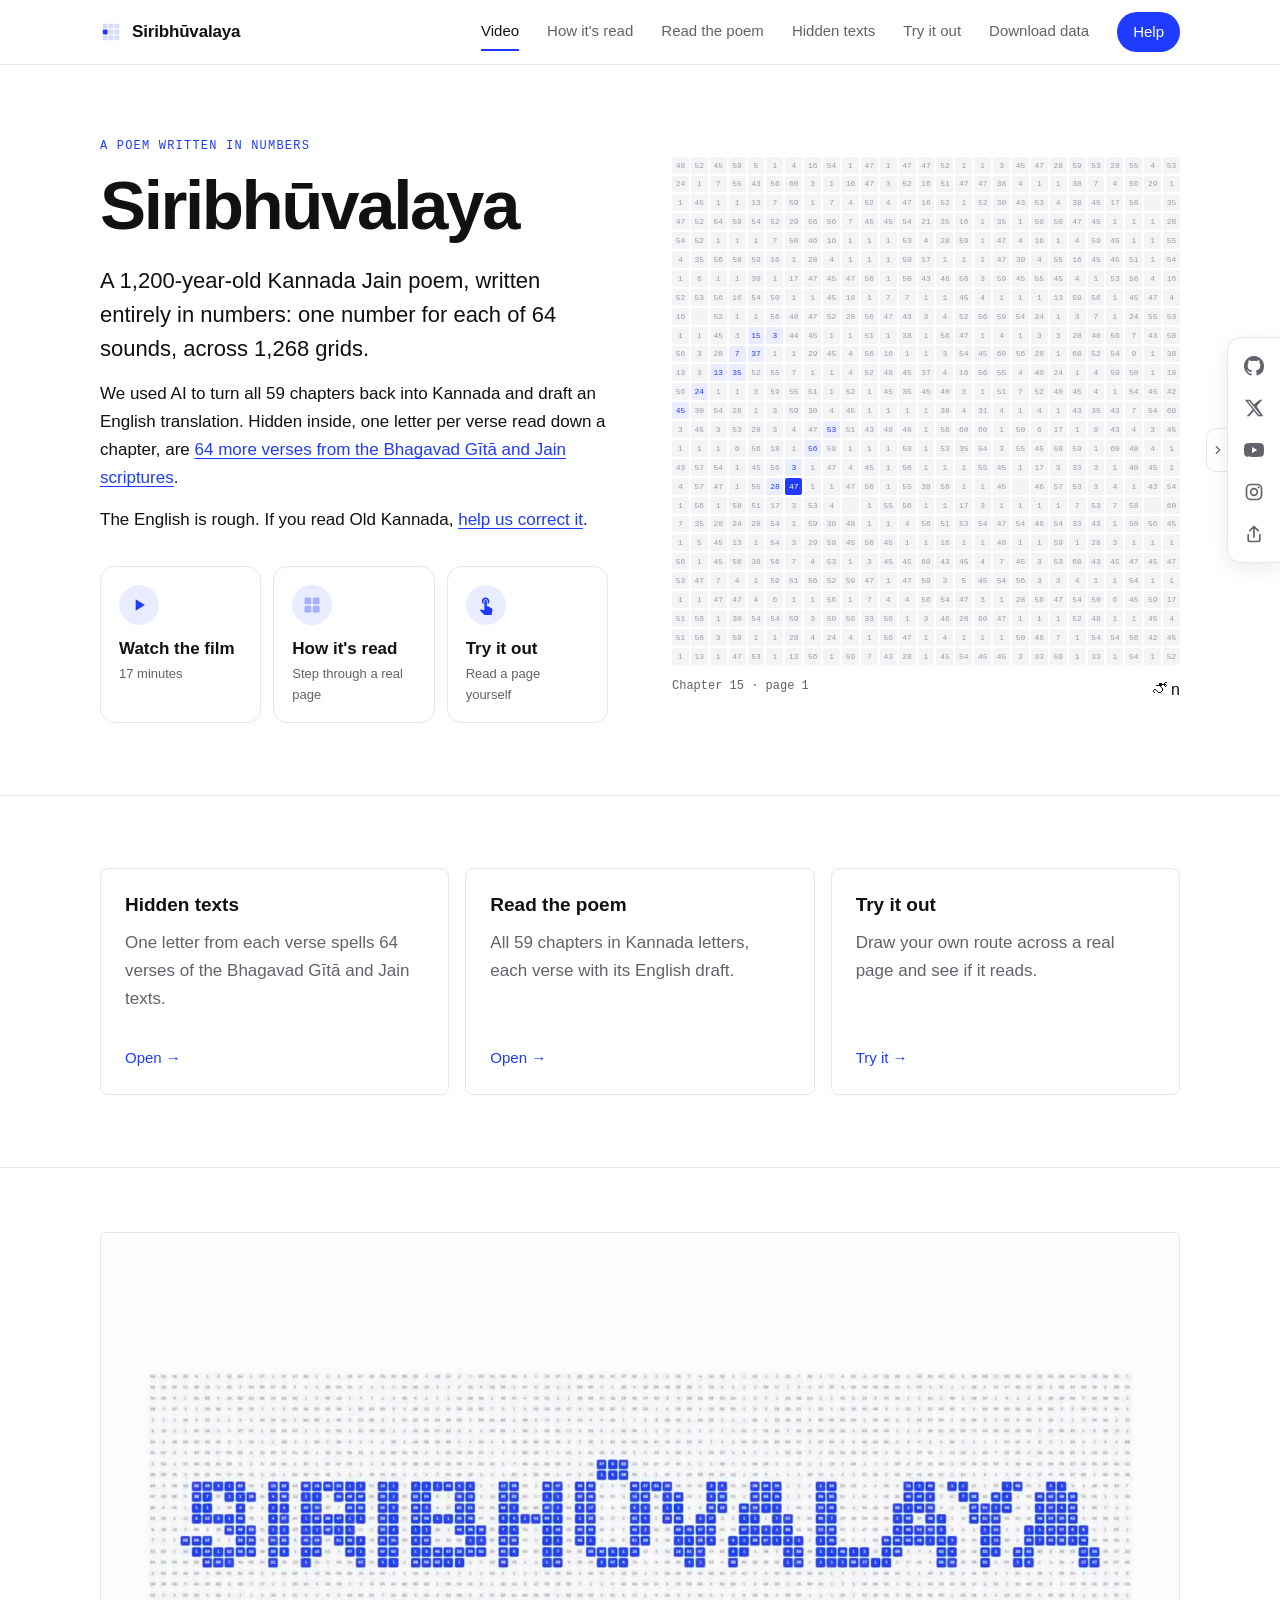
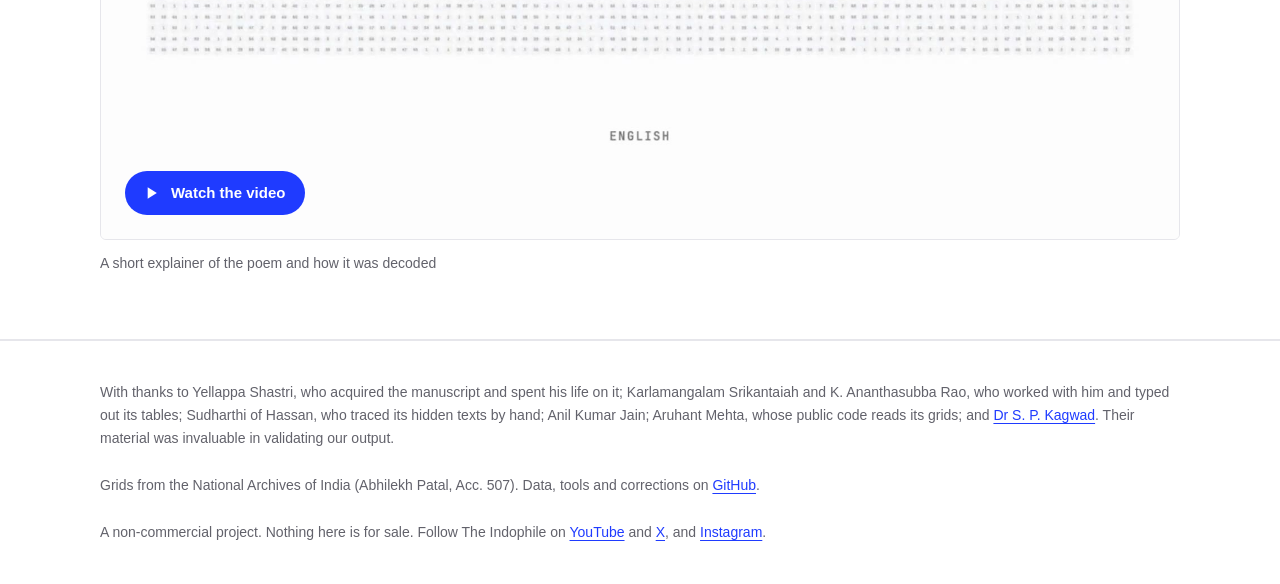
<file: site/index.html>
<!doctype html>
<html lang="en">
<head>
<meta charset="utf-8"><meta http-equiv="Content-Security-Policy" content="default-src 'self'; script-src 'self' 'unsafe-inline' https://gc.zgo.at; style-src 'self' 'unsafe-inline' https://fonts.googleapis.com; font-src https://fonts.gstatic.com; img-src 'self' data: https://i.ytimg.com https://siribhoovalaya.goatcounter.com; media-src 'self'; frame-src https://www.youtube-nocookie.com; connect-src 'self' https://siribhoovalaya.goatcounter.com; object-src 'none'; base-uri 'self'; form-action 'none'"><meta name="referrer" content="strict-origin-when-cross-origin">
<!-- seo -->
<meta name="description" content="The Siribhūvalaya (Siribhoovalaya) by Ācārya Kumudendu: 20,000+ verses written in numbers 1–64 on 27×27 grids. All 59 chapters decoded into Kannada, hidden Bhagavad Gītā verses, the film, and free data.">
<link rel="canonical" href="https://siribhoovalaya.com/">
<meta property="og:type" content="website"><meta property="og:site_name" content="Siribhūvalaya">
<meta property="og:title" content="Siribhūvalaya (Siribhoovalaya, ಸಿರಿಭೂವಲಯ): the Jain poem written in numbers"><meta property="og:description" content="The Siribhūvalaya (Siribhoovalaya) by Ācārya Kumudendu: 20,000+ verses written in numbers 1–64 on 27×27 grids. All 59 chapters decoded into Kannada, hidden Bhagavad Gītā verses, the film, and free data.">
<meta property="og:url" content="https://siribhoovalaya.com/"><meta property="og:image" content="https://siribhoovalaya.com/poster.jpg">
<meta name="twitter:card" content="summary_large_image"><meta name="twitter:site" content="@the_indophile">
<meta name="twitter:title" content="Siribhūvalaya (Siribhoovalaya, ಸಿರಿಭೂವಲಯ): the Jain poem written in numbers"><meta name="twitter:description" content="The Siribhūvalaya (Siribhoovalaya) by Ācārya Kumudendu: 20,000+ verses written in numbers 1–64 on 27×27 grids. All 59 chapters decoded into Kannada, hidden Bhagavad Gītā verses, the film, and free data."><meta name="twitter:image" content="https://siribhoovalaya.com/poster.jpg">
<script type="application/ld+json">{"@context": "https://schema.org", "@graph": [{"@type": "WebSite", "name": "Siribhūvalaya", "alternateName": ["Siribhoovalaya", "Siribhuvalaya", "Siri Bhoovalaya", "ಸಿರಿಭೂವಲಯ"], "url": "https://siribhoovalaya.com/"}, {"@type": "CreativeWork", "name": "Siribhūvalaya", "alternateName": ["Siribhoovalaya", "Siribhuvalaya", "ಸಿರಿಭೂವಲಯ"], "author": {"@type": "Person", "name": "Ācārya Kumudendu"}, "inLanguage": ["kn", "sa", "pra"], "genre": "Jain poetry", "description": "The Siribhūvalaya (Siribhoovalaya) by Ācārya Kumudendu: 20,000+ verses written in numbers 1–64 on 27×27 grids. All 59 chapters decoded into Kannada, hidden Bhagavad Gītā verses, the film, and free data."}, {"@type": "VideoObject", "name": "Siribhūvalaya: Decoding a 9th-Century Jain Cipher with AI", "description": "The Siribhūvalaya (Siribhoovalaya) by Ācārya Kumudendu: 20,000+ verses written in numbers 1–64 on 27×27 grids. All 59 chapters decoded into Kannada, hidden Bhagavad Gītā verses, the film, and free data.", "thumbnailUrl": "https://siribhoovalaya.com/poster.jpg", "uploadDate": "2026-10-28T00:00:00+05:30", "duration": "PT16M58S", "embedUrl": "https://www.youtube.com/embed/5zayw_RwuP8", "contentUrl": "https://youtu.be/5zayw_RwuP8"}, {"@type": "Dataset", "name": "Siribhūvalaya number grids and decoded text", "description": "Every number grid of the Siribhūvalaya (1,268 pages), the decoded Kannada text of all 59 chapters with English drafts, and the hidden texts.", "url": "https://github.com/snrahulsn/siribhoovalaya", "license": "https://creativecommons.org/licenses/by/4.0/", "creator": {"@type": "Organization", "name": "The Indophile"}}]}</script>
<!-- /seo -->
<meta name="viewport" content="width=device-width,initial-scale=1,viewport-fit=cover">
<title>Siribhūvalaya (Siribhoovalaya, ಸಿರಿಭೂವಲಯ): the Jain poem written in numbers</title>
<link rel="icon" href="favicon.svg" type="image/svg+xml"><link rel="icon" href="favicon.ico" sizes="any"><link rel="apple-touch-icon" href="apple-touch-icon.png">
<link rel="stylesheet" href="https://fonts.googleapis.com/css2?family=Archivo:wght@400;500;600;700&family=IBM+Plex+Mono:wght@400;500&family=Noto+Sans+Kannada:wght@400;500;600&display=swap">
<link rel="stylesheet" href="style.css?v=11">
<style>
.hero{border-bottom:1px solid var(--line)}
.hero-in{display:grid;grid-template-columns:minmax(0,1fr) minmax(0,1fr);gap:64px;align-items:center;padding-block:72px}
.hero h1{font-size:clamp(44px,5.4vw,76px)}
.facts{display:grid;grid-template-columns:repeat(4,minmax(0,1fr));gap:16px;margin:40px 0 0;padding-top:24px;border-top:1px solid var(--line)}
.facts dt{font-family:var(--mono);font-size:26px;font-weight:500;line-height:1.1}
.facts dd{margin:4px 0 0;font-size:13px;color:var(--muted)}
.hero-grid{margin:0;display:grid;gap:12px}
.hg{display:grid;grid-template-columns:repeat(27,minmax(0,1fr));gap:2px;aspect-ratio:1}
.hg div{display:flex;align-items:center;justify-content:center;font-family:var(--mono);font-size:clamp(6px,.62vw,9px);background:var(--tile);color:var(--faint);border-radius:2px;transition:background .2s,color .2s}
.hg div.on{background:var(--accent-soft);color:var(--accent)}
.hg div.cur{background:var(--accent);color:var(--on-accent)}
.hero-grid figcaption{display:flex;justify-content:space-between;font-size:12px;color:var(--muted)}
.hero-grid figcaption .kn{font-size:16px;color:var(--fg)}
@media (max-width:960px){.hero-in{grid-template-columns:1fr;gap:40px;padding-block:48px}.facts{grid-template-columns:repeat(2,1fr)}}
.film{padding-block:64px;border-bottom:1px solid var(--line)}
.tl-head{display:flex;justify-content:space-between;align-items:end;margin-bottom:28px}
.strip{list-style:none;margin:0;padding:0 0 12px;display:grid;grid-auto-flow:column;grid-auto-columns:minmax(200px,1fr);gap:0;overflow-x:auto;border-top:2px solid var(--fg)}
.strip li{padding:18px 20px 0 0;font-size:14px;line-height:1.5;color:var(--muted);position:relative}
.strip li::before{content:"";position:absolute;top:-7px;left:0;width:12px;height:12px;border-radius:50%;background:var(--bg);border:2px solid var(--accent)}
.strip .yr{display:block;font-family:var(--mono);font-size:15px;color:var(--accent);margin-bottom:6px}
.strip b{color:var(--fg);font-weight:600}
.start .steps{list-style:none;margin:28px 0 0;padding:0;display:grid;grid-template-columns:repeat(4,minmax(0,1fr));gap:16px}
.steps a{display:flex;flex-direction:column;gap:8px;height:100%;padding:24px;border:1px solid var(--line);border-radius:10px;color:var(--fg);text-decoration:none;transition:border-color .15s,transform .15s}
.steps a:hover{border-color:var(--accent);transform:translateY(-2px)}
.steps .sn{width:36px;height:36px;border-radius:50%;background:var(--accent);color:var(--on-accent);display:flex;align-items:center;justify-content:center;font-family:var(--mono);font-weight:500}
.steps .st{font-size:19px;font-weight:600;margin-top:6px}
.steps .sd{font-size:14px;color:var(--muted);line-height:1.5}
.steps .sa{margin-top:auto;padding-top:10px;color:var(--accent);font-weight:500;font-size:15px}
@media (max-width:900px){.start .steps{grid-template-columns:1fr 1fr}}
@media (max-width:560px){.start .steps{grid-template-columns:1fr}}
.cta3{display:grid;grid-template-columns:repeat(3,minmax(0,1fr));gap:12px;margin-top:32px}
.cta{display:flex;flex-direction:column;align-items:flex-start;gap:14px;padding:18px 18px 16px;min-height:132px;border-radius:14px;background:var(--bg);color:var(--fg);border:1.5px solid var(--line);text-decoration:none;transition:transform .18s ease,box-shadow .18s ease}
.cta b{display:block;font-size:17px;font-weight:600;line-height:1.2}
.cta small{display:block;font-size:13px;color:var(--muted);margin-top:3px}
.cta .ic{flex:none;width:40px;height:40px;border-radius:50%;display:flex;align-items:center;justify-content:center;background:var(--accent-soft)}
.cta .ic svg{width:20px;height:20px;fill:var(--accent);overflow:visible}
.cta:hover{transform:translateY(-3px);border-color:var(--accent);box-shadow:0 12px 26px -14px var(--accent)}
.cta .grid4 rect{animation:ctaCell 2.4s ease-in-out infinite;opacity:.35}
.cta .grid4 rect:nth-child(2){animation-delay:.6s}.cta .grid4 rect:nth-child(3){animation-delay:1.2s}.cta .grid4 rect:nth-child(4){animation-delay:1.8s}
@keyframes ctaCell{0%,100%{opacity:.35}12%,30%{opacity:1}}
.cta .ic{position:relative}
.cta .play path,.cta .tap path{transform-box:fill-box;transform-origin:center}
.cta .play path{animation:ctaPlay 1.8s ease-in-out infinite}
.cta .tap path{animation:ctaTap 1.8s ease-in-out infinite}
@keyframes ctaPlay{0%,100%{transform:scale(1)}40%{transform:scale(1.25)}}
@keyframes ctaTap{0%,100%{transform:translateY(0) scale(1)}20%{transform:translateY(-3px) scale(1)}35%{transform:translateY(1px) scale(.92)}50%{transform:translateY(0) scale(1)}}
@media (max-width:640px){.cta3{grid-template-columns:1fr}.cta{flex-direction:row;align-items:center;min-height:0}}
@media (prefers-reduced-motion:reduce){.cta,.cta .play path,.cta .tap path,.cta .ic::after,.cta .grid4 rect{animation:none;transition:none}.cta .grid4 rect{opacity:1}.cta:hover{transform:none}}
</style>
</head>
<body>
<main>
  <section class="hero"><div class="frame hero-in">
    <div class="hero-text">
      <p class="eyebrow">A poem written in numbers</p>
      <h1>Siribhūvalaya</h1>
      <p class="lede">A 1,200-year-old Kannada Jain poem, written entirely in numbers: one number for each of 64 sounds, across 1,268 grids.</p>
      <p>We used AI to turn all 59 chapters back into Kannada and draft an English translation. Hidden inside, one letter per verse read down a chapter, are <a href="texts.html">64 more verses from the Bhagavad Gītā and Jain scriptures</a>.</p>
      <p>The English is rough. If you read Old Kannada, <a href="help.html">help us correct it</a>.</p>
      <div class="cta3">
        <a class="cta" href="#film"><span class="ic" aria-hidden="true"><svg viewBox="0 0 24 24" class="play"><path d="M8 5v14l11-7z"/></svg></span><span><b>Watch the film</b><small>17 minutes</small></span></a>
        <a class="cta" href="read.html"><span class="ic" aria-hidden="true"><svg viewBox="0 0 24 24" class="grid4"><rect x="3" y="3" width="8" height="8" rx="1.5"/><rect x="13" y="3" width="8" height="8" rx="1.5"/><rect x="13" y="13" width="8" height="8" rx="1.5"/><rect x="3" y="13" width="8" height="8" rx="1.5"/></svg></span><span><b>How it's read</b><small>Step through a real page</small></span></a>
        <a class="cta" href="play.html"><span class="ic" aria-hidden="true"><svg viewBox="0 0 24 24" class="tap"><path d="M9 11.24V7.5C9 6.12 10.12 5 11.5 5S14 6.12 14 7.5v3.74c1.21-.81 2-2.18 2-3.74C16 5.01 13.99 3 11.5 3S7 5.01 7 7.5c0 1.56.79 2.93 2 3.74zm9.84 4.63l-4.54-2.26c-.17-.07-.35-.11-.54-.11H13v-6c0-.83-.67-1.5-1.5-1.5S10 6.67 10 7.5v10.74l-3.43-.72c-.08-.01-.15-.03-.24-.03-.31 0-.59.13-.79.33l-.79.8 4.94 4.94c.27.27.65.44 1.06.44h6.79c.75 0 1.33-.55 1.44-1.28l.75-5.27c.01-.07.02-.14.02-.2 0-.62-.38-1.16-.91-1.38z"/></svg></span><span><b>Try it out</b><small>Read a page yourself</small></span></a>
      </div>
    </div>
    <figure class="hero-grid" aria-label="Chapter 15, page 1, being read along its path">
      <div class="hg" id="hg"></div>
      <figcaption class="mono"><span>Chapter 15 · page 1</span><span id="hgsnd" class="kn"></span></figcaption>
    </figure>
  </div></section>

  <section class="block"><div class="frame">
    <div class="cards">
      <a class="card" href="texts.html"><h3>Hidden texts</h3><p class="muted">One letter from each verse spells 64 verses of the Bhagavad Gītā and Jain texts.</p><span class="go">Open →</span></a>
      <a class="card" href="chapters.html"><h3>Read the poem</h3><p class="muted">All 59 chapters in Kannada letters, each verse with its English draft.</p><span class="go">Open →</span></a>
      <a class="card" href="play.html"><h3>Try it out</h3><p class="muted">Draw your own route across a real page and see if it reads.</p><span class="go">Try it →</span></a>
    </div>
  </div></section>

  <section class="film" id="film"><div class="frame">
    <figure class="player" id="player">
      <button type="button" class="facade" id="facade" aria-label="Play the video">
        <img src="poster.jpg?v=2" alt="" width="1920" height="1080">
        <span class="play"><svg viewBox="0 0 24 24" width="20" height="20" aria-hidden="true"><path d="M8 5v14l11-7z" fill="currentColor"/></svg>Watch the video</span>
      </button>
      <figcaption><span>A short explainer of the poem and how it was decoded</span></figcaption>
    </figure>
  </div></section>

  
</main>
<script src="layout.js?v=12"></script>
<script>
document.getElementById('facade').addEventListener('click', function () {
  const id = (window.SITE_LINKS || {}).youtube;
  let el;
  if (id) {
    el = document.createElement('iframe');
    el.src = 'https://www.youtube-nocookie.com/embed/' + encodeURIComponent(id) + '?autoplay=1&rel=0&modestbranding=1&playsinline=1';
    el.title = 'Siribhūvalaya video'; el.allow = 'autoplay; encrypted-media; picture-in-picture; fullscreen'; el.allowFullscreen = true;
  } else {
    el = document.createElement('video'); el.src = 'opening.mp4'; el.controls = true; el.autoplay = true; el.playsInline = true;
  }
  this.replaceWith(el);
});
</script>
<script>
fetch('data/ch15_page1.json').then(r=>r.json()).then(D=>{
  const g=document.getElementById('hg'), els=D.cells.map(v=>{const d=document.createElement('div');d.textContent=v||'';g.appendChild(d);return d;});
  const snd=document.getElementById('hgsnd');
  if(matchMedia('(prefers-reduced-motion: reduce)').matches) return;
  let i=0; setInterval(()=>{ if(i>=D.path.length){els.forEach(e=>e.classList.remove('on','cur'));i=0;return;}
    if(i>0){const [pr,pc]=D.path[i-1]; els[pr*27+pc].classList.replace('cur','on');}
    const [r,c]=D.path[i]; const v=D.cells[r*27+c]; els[r*27+c].classList.add('cur'); snd.textContent=(D.sym[v]||['',''])[0]+'  '+(D.sym[v]||['',''])[1]; i++; },140);
});
</script>
</body>
</html>
</file>
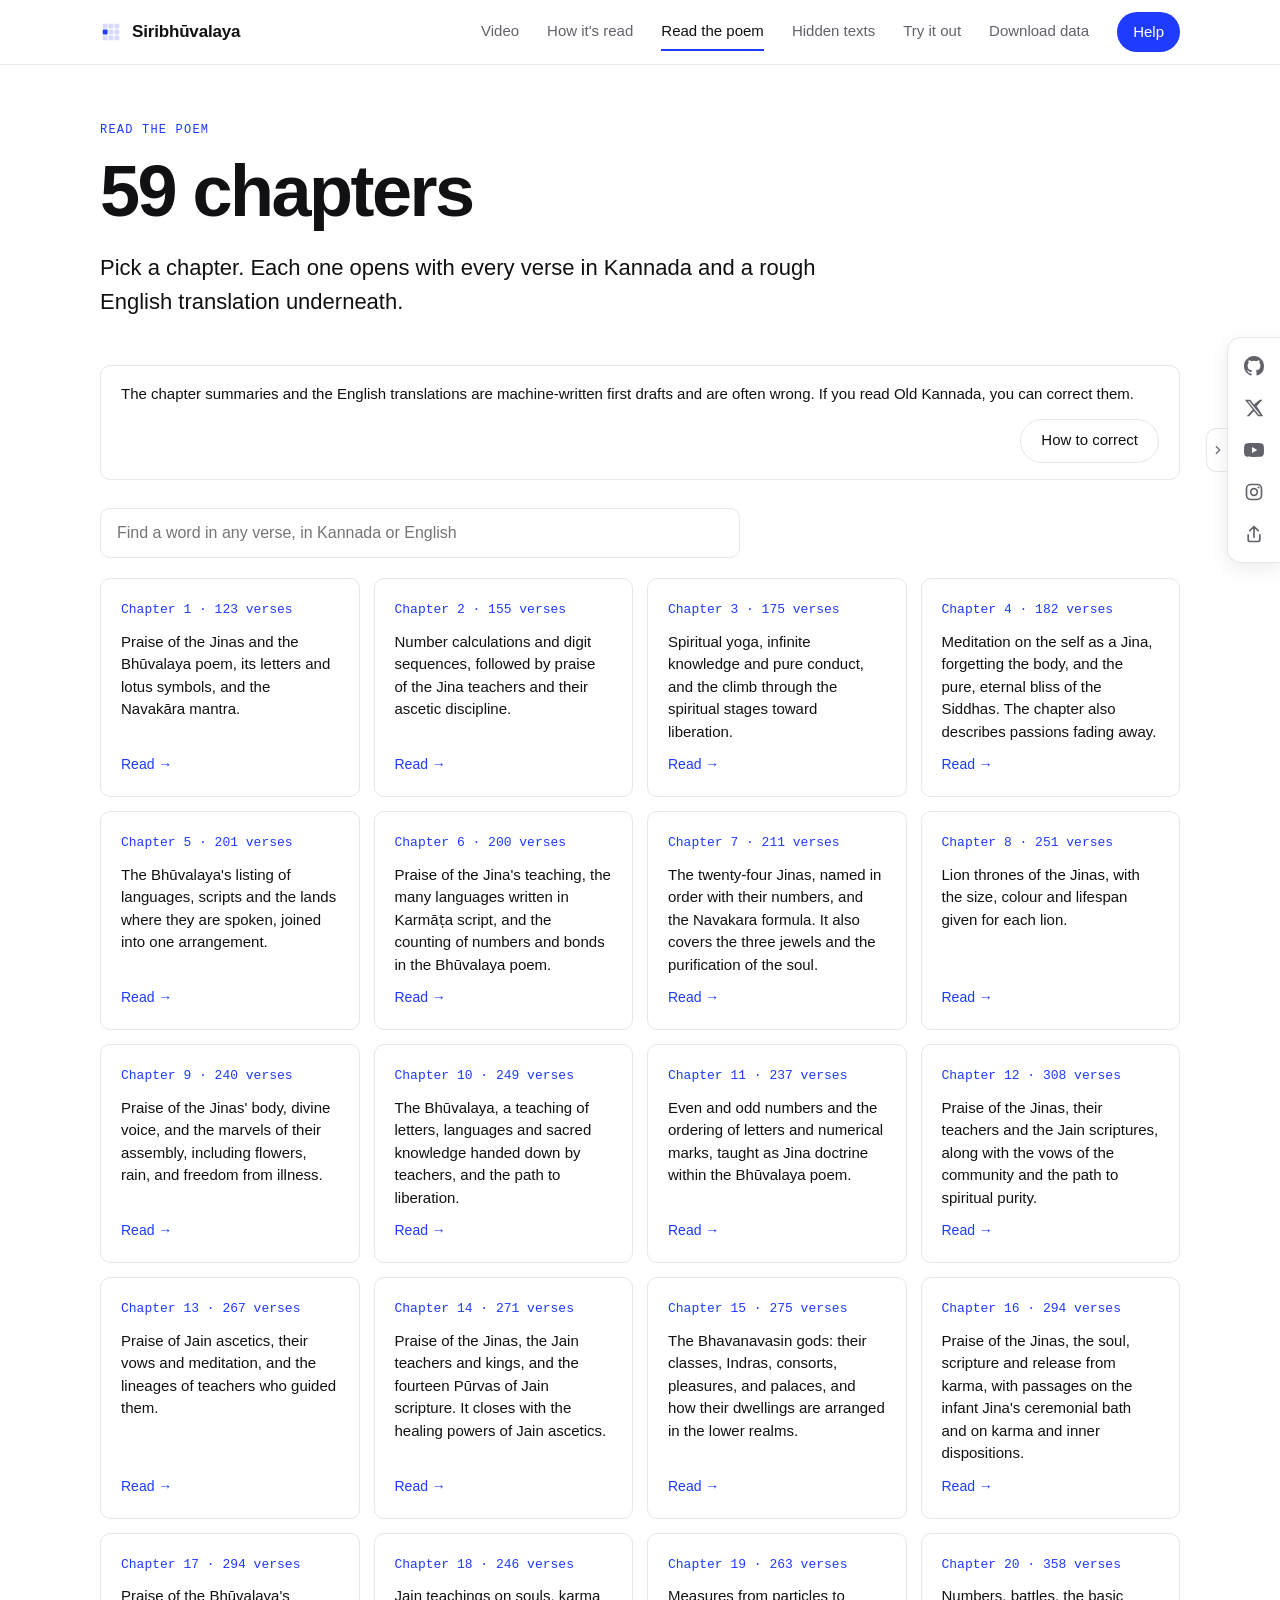
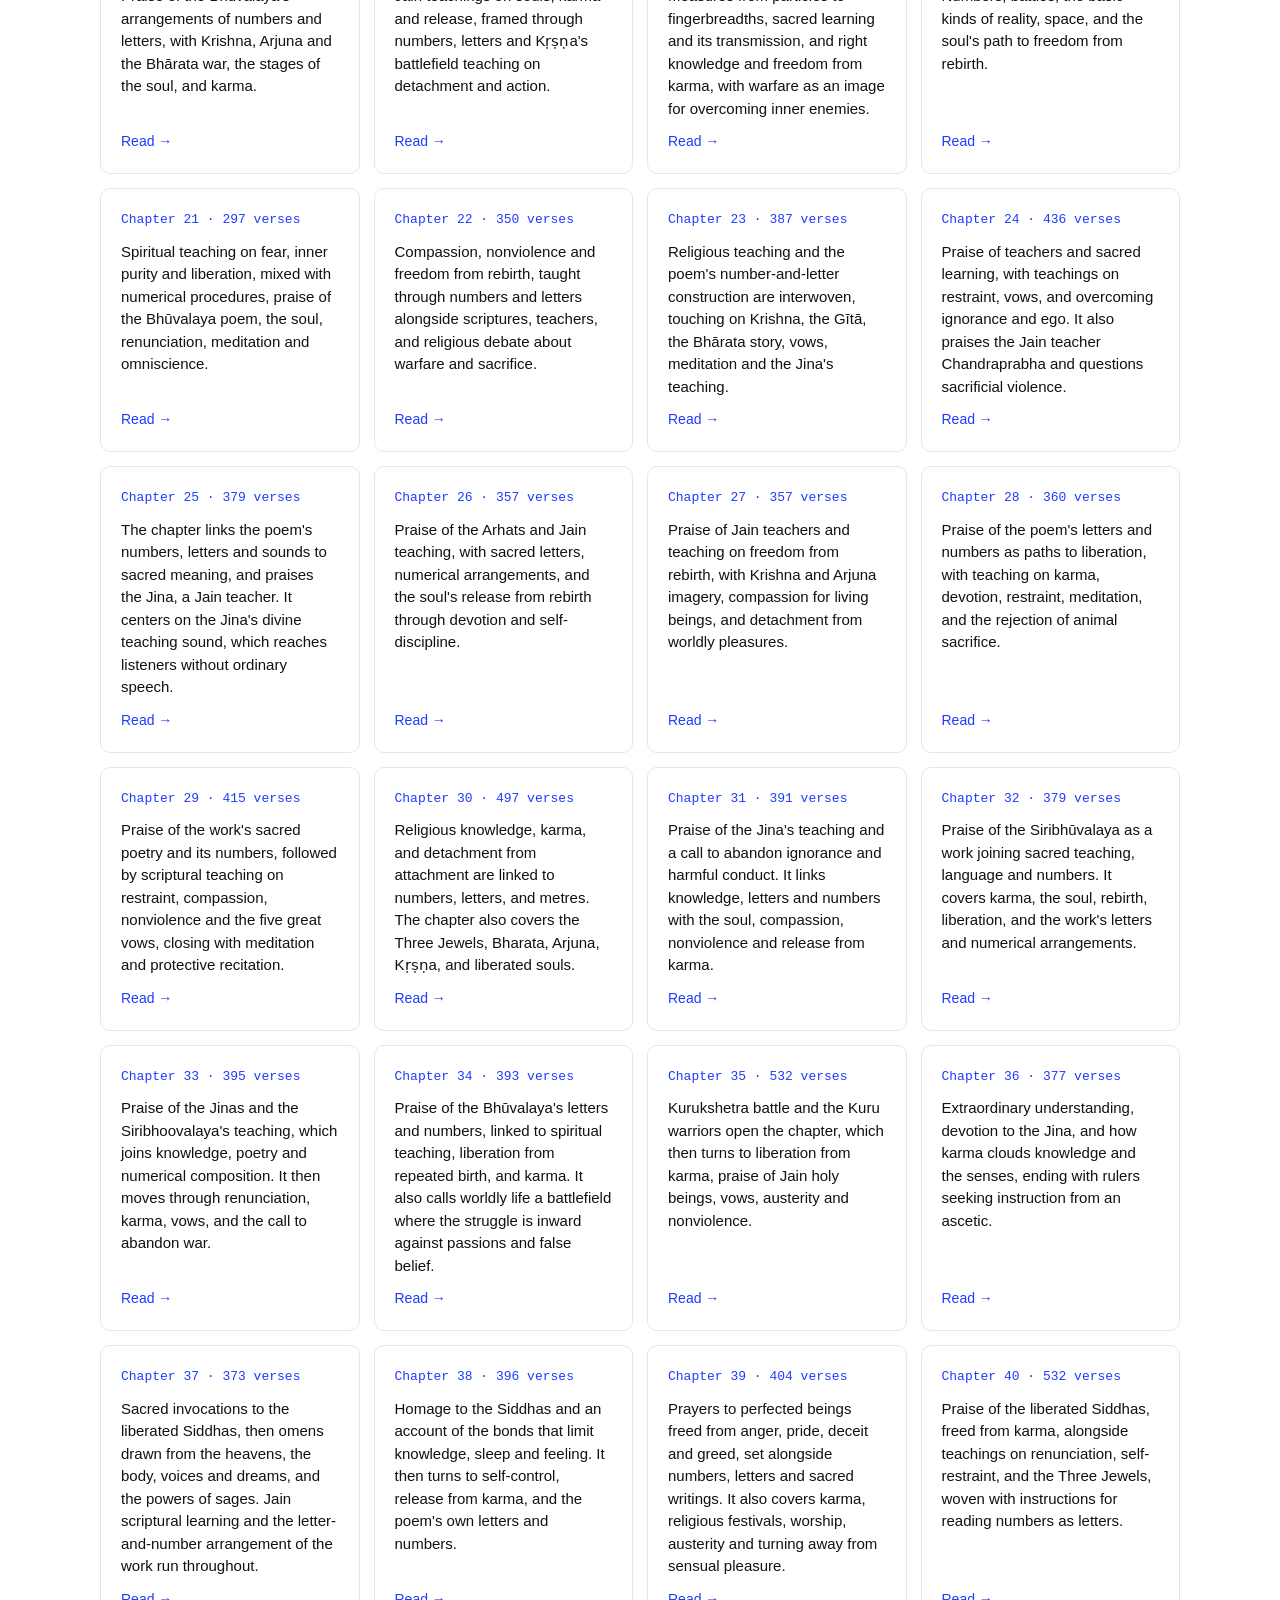
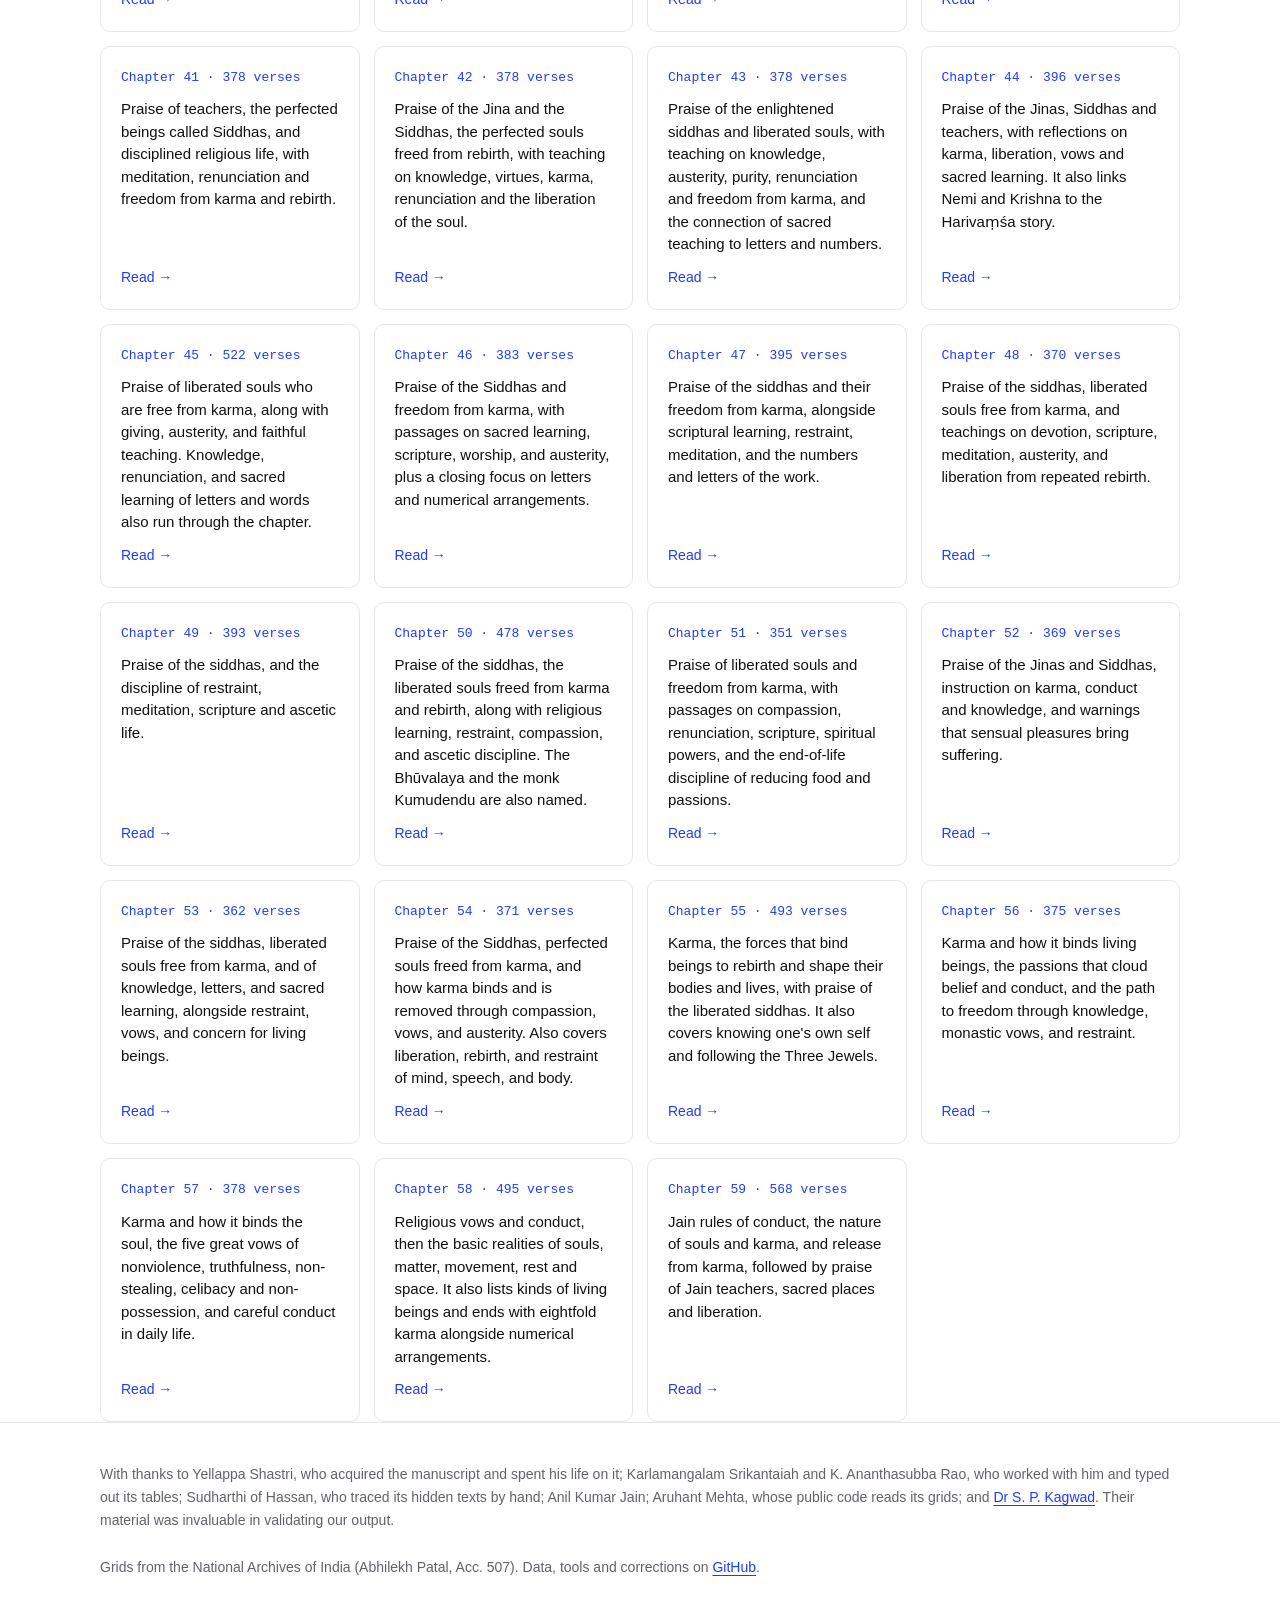
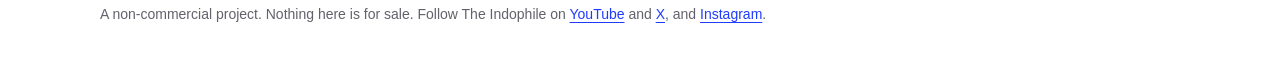
<file: site/chapters.html>
<!doctype html>
<html lang="en">
<head>
<meta charset="utf-8"><meta http-equiv="Content-Security-Policy" content="default-src 'self'; script-src 'self' 'unsafe-inline' https://gc.zgo.at; style-src 'self' 'unsafe-inline' https://fonts.googleapis.com; font-src https://fonts.gstatic.com; img-src 'self' data: https://i.ytimg.com https://siribhoovalaya.goatcounter.com; media-src 'self'; frame-src https://www.youtube-nocookie.com; connect-src 'self' https://siribhoovalaya.goatcounter.com; object-src 'none'; base-uri 'self'; form-action 'none'"><meta name="referrer" content="strict-origin-when-cross-origin">
<!-- seo -->
<meta name="description" content="Every verse of the Siribhūvalaya (ಸಿರಿಭೂವಲಯ) in Kannada script, Roman letters and a first English translation. Search any word across all 59 chapters.">
<link rel="canonical" href="https://siribhoovalaya.com/chapters.html">
<meta property="og:type" content="website"><meta property="og:site_name" content="Siribhūvalaya">
<meta property="og:title" content="Read the Siribhūvalaya: all 59 chapters in Kannada and English"><meta property="og:description" content="Every verse of the Siribhūvalaya (ಸಿರಿಭೂವಲಯ) in Kannada script, Roman letters and a first English translation. Search any word across all 59 chapters.">
<meta property="og:url" content="https://siribhoovalaya.com/chapters.html"><meta property="og:image" content="https://siribhoovalaya.com/poster.jpg">
<meta name="twitter:card" content="summary_large_image"><meta name="twitter:site" content="@the_indophile">
<meta name="twitter:title" content="Read the Siribhūvalaya: all 59 chapters in Kannada and English"><meta name="twitter:description" content="Every verse of the Siribhūvalaya (ಸಿರಿಭೂವಲಯ) in Kannada script, Roman letters and a first English translation. Search any word across all 59 chapters."><meta name="twitter:image" content="https://siribhoovalaya.com/poster.jpg">
<!-- /seo -->
<meta name="viewport" content="width=device-width,initial-scale=1,viewport-fit=cover">
<title>Read the Siribhūvalaya: all 59 chapters in Kannada and English</title>
<link rel="icon" href="favicon.svg" type="image/svg+xml"><link rel="icon" href="favicon.ico" sizes="any">
<link rel="stylesheet" href="https://fonts.googleapis.com/css2?family=Archivo:wght@400;500;600;700&family=IBM+Plex+Mono:wght@400;500&family=Noto+Sans+Kannada:wght@400;500;600&display=swap">
<link rel="stylesheet" href="style.css?v=11">
<style>
.top{padding-block:56px 32px}
.grid{display:grid;grid-template-columns:repeat(auto-fill,minmax(250px,1fr));gap:14px}
.ch{display:flex;flex-direction:column;gap:10px;padding:20px;border:1px solid var(--line);border-radius:10px;color:var(--fg);text-decoration:none;min-height:150px;transition:border-color .15s,transform .15s}
.ch:hover{border-color:var(--accent);transform:translateY(-2px)}
.ch .n{font-family:var(--mono);font-size:13px;color:var(--accent)}
.ch .t{font-size:15px;line-height:1.5;color:var(--fg)}
.ch .go{margin-top:auto;font-size:14px;color:var(--accent)}
.note{display:flex;gap:12px;align-items:center;flex-wrap:wrap;padding:16px 20px;border:1px solid var(--line);border-radius:10px;margin-bottom:28px;font-size:15px}
.note .btn{margin-left:auto}
.box{display:flex;max-width:640px;margin-bottom:20px}
.box input{flex:1;font:inherit;font-size:16px;padding:11px 16px;border:1px solid var(--line);border-radius:10px;background:var(--bg);color:var(--fg)}
.hint{font-size:14px;color:var(--muted);margin:-8px 0 16px}
.res{border-top:1px solid var(--line);margin-bottom:32px}
.hit{display:grid;grid-template-columns:150px minmax(0,1fr);gap:20px;padding:16px 0;border-bottom:1px solid var(--line);color:var(--fg);text-decoration:none}
.hit:hover .en{color:var(--accent)}
.hit .where{font-family:var(--mono);font-size:13px;color:var(--accent)}
.hit .kn{font-size:18px;line-height:1.7;word-break:break-word}
.hit .en{font-size:15px;color:var(--muted);margin-top:6px}
mark{background:var(--accent-soft);color:var(--accent);padding:0 2px;border-radius:2px}
@media (max-width:560px){.hit{grid-template-columns:1fr;gap:4px}}
</style>
</head>
<body>
<main>
  <div class="frame top">
    <p class="eyebrow">Read the poem</p>
    <h1>59 chapters</h1>
    <p class="lede" style="max-width:760px">Pick a chapter. Each one opens with every verse in Kannada and a rough English translation underneath.</p>
  </div>
  <div class="frame">
    <div class="note"><span>The chapter summaries and the English translations are machine-written first drafts and are often wrong. If you read Old Kannada, you can correct them.</span><a class="btn" href="help.html">How to correct</a></div>
    <div class="box"><input id="q" type="search" placeholder="Find a word in any verse, in Kannada or English"></div>
    <p class="hint" id="hint" hidden></p>
    <div class="res" id="res" hidden></div>
    <div class="grid" id="grid"></div>
  </div>
</main>
<script src="layout.js?v=12"></script>
<script>
fetch('data/chapters.json').then(r => r.json()).then(C => {
  const g = document.getElementById('grid');
  C.forEach(ch => {
    const a = document.createElement('a'); a.className = 'ch'; a.href = 'chapter-' + ch.c + '.html';
    a.innerHTML = '<span class="n"></span><span class="t"></span><span class="go">Read →</span>';
    a.querySelector('.n').textContent = 'Chapter ' + ch.c + ' · ' + ch.lines + ' verses';
    a.querySelector('.t').textContent = ch.s;
    g.appendChild(a);
  });
});
let IDX = null, loading = false; const $ = id => document.getElementById(id);
const esc = s => s.replace(/[&<>]/g, c => ({'&':'&amp;','<':'&lt;','>':'&gt;'}[c]));
function mark(text, q) { const i = text.toLowerCase().indexOf(q); if (i < 0) return esc(text); return esc(text.slice(0, i)) + '<mark>' + esc(text.slice(i, i + q.length)) + '</mark>' + esc(text.slice(i + q.length)); }
function run() {
  const q = $('q').value.trim().toLowerCase(), res = $('res'), hint = $('hint'); res.textContent = '';
  const on = q.length >= 2; res.hidden = hint.hidden = !on; $('grid').hidden = on; if (!on) return;
  if (!IDX) { hint.textContent = 'Loading…'; if (!loading) { loading = true; fetch('data/search_index.json').then(r => r.json()).then(d => { IDX = d; run(); }); } return; }
  const hits = []; for (const h of IDX) { if (h[2].includes(q) || h[3].toLowerCase().includes(q)) { hits.push(h); if (hits.length >= 200) break; } }
  hint.textContent = hits.length ? (hits.length >= 200 ? 'First 200 verses' : hits.length + ' verse' + (hits.length === 1 ? '' : 's')) : 'No verses found.';
  hits.forEach(([c, n, kn, en]) => { const a = document.createElement('a'); a.className = 'hit'; a.href = 'chapter-' + c + '.html#v' + n;
    a.innerHTML = `<span class="where">Chapter ${c} · verse ${n}</span><span><div class="kn">${mark(kn, q)}</div><div class="en">${mark(en, q)}</div></span>`; res.appendChild(a); });
}
$('q').addEventListener('input', run);
</script>
</body>
</html>
</file>
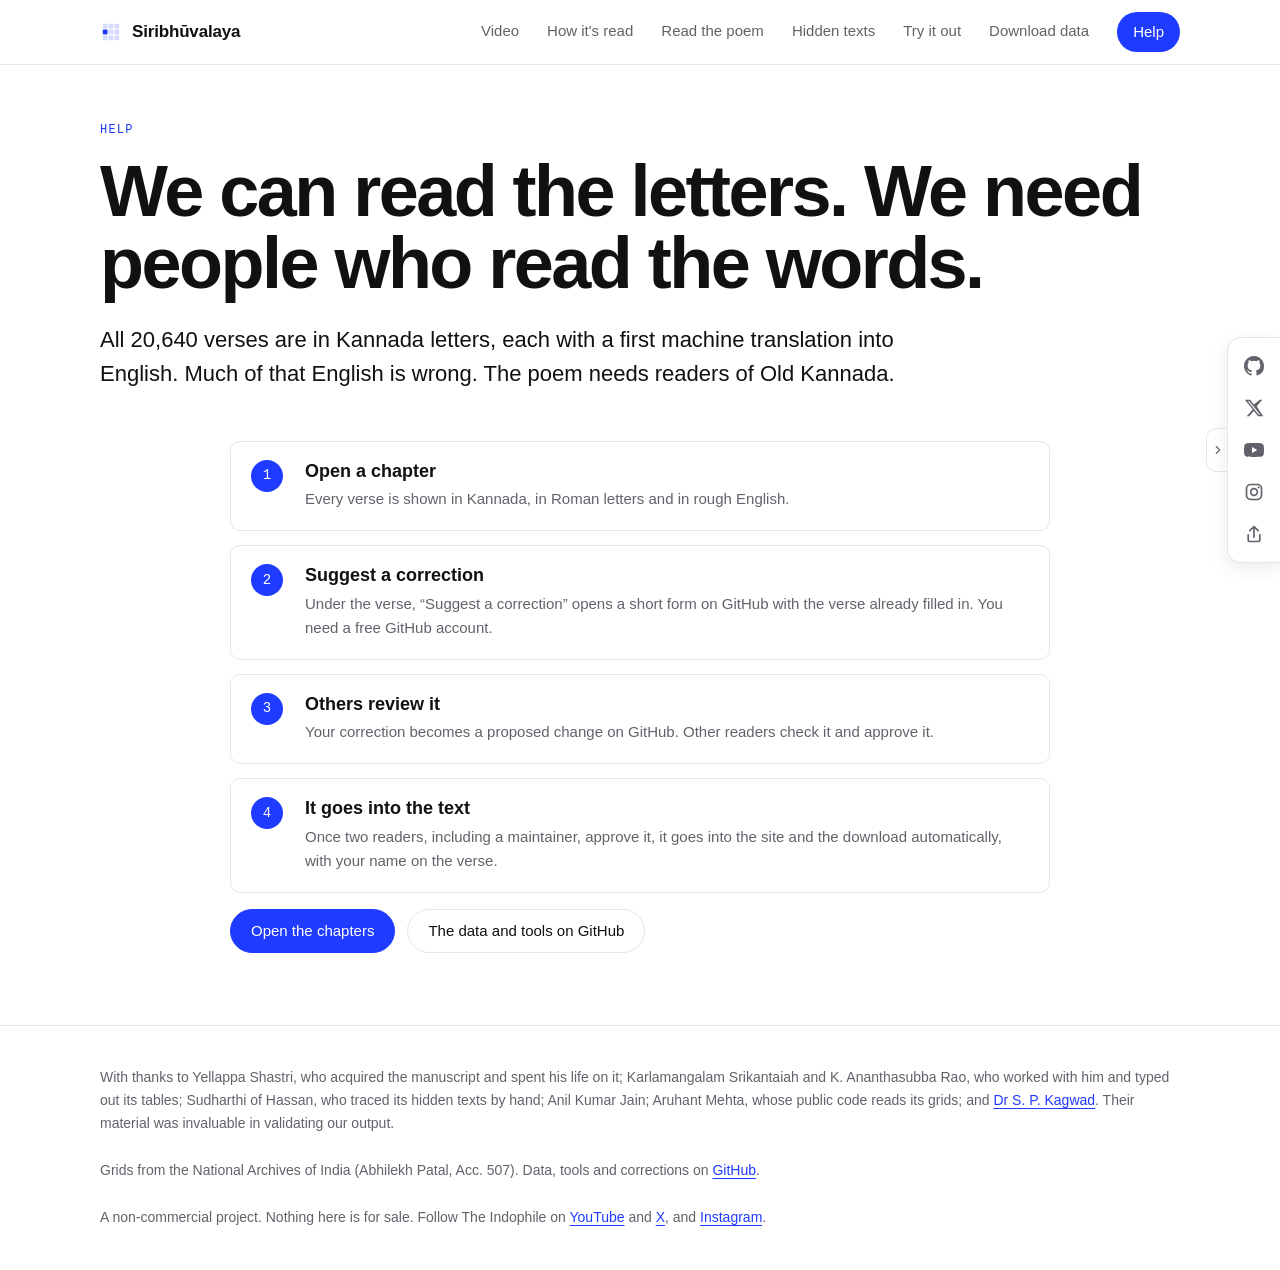
<file: site/help.html>
<!doctype html>
<html lang="en">
<head>
<meta charset="utf-8"><meta http-equiv="Content-Security-Policy" content="default-src 'self'; script-src 'self' 'unsafe-inline' https://gc.zgo.at; style-src 'self' 'unsafe-inline' https://fonts.googleapis.com; font-src https://fonts.gstatic.com; img-src 'self' data: https://i.ytimg.com https://siribhoovalaya.goatcounter.com; media-src 'self'; frame-src https://www.youtube-nocookie.com; connect-src 'self' https://siribhoovalaya.goatcounter.com; object-src 'none'; base-uri 'self'; form-action 'none'"><meta name="referrer" content="strict-origin-when-cross-origin">
<!-- seo -->
<meta name="description" content="Read Old Kannada? Suggest corrections to the Siribhoovalaya&#x27;s Kannada text and English translation through GitHub, and get credited on the verse.">
<link rel="canonical" href="https://siribhoovalaya.com/help.html">
<meta property="og:type" content="website"><meta property="og:site_name" content="Siribhūvalaya">
<meta property="og:title" content="Help correct the Siribhūvalaya translation"><meta property="og:description" content="Read Old Kannada? Suggest corrections to the Siribhoovalaya&#x27;s Kannada text and English translation through GitHub, and get credited on the verse.">
<meta property="og:url" content="https://siribhoovalaya.com/help.html"><meta property="og:image" content="https://siribhoovalaya.com/poster.jpg">
<meta name="twitter:card" content="summary_large_image"><meta name="twitter:site" content="@the_indophile">
<meta name="twitter:title" content="Help correct the Siribhūvalaya translation"><meta name="twitter:description" content="Read Old Kannada? Suggest corrections to the Siribhoovalaya&#x27;s Kannada text and English translation through GitHub, and get credited on the verse."><meta name="twitter:image" content="https://siribhoovalaya.com/poster.jpg">
<!-- /seo -->
<meta name="viewport" content="width=device-width,initial-scale=1,viewport-fit=cover">
<title>Help correct the Siribhūvalaya translation</title>
<link rel="icon" href="favicon.svg" type="image/svg+xml"><link rel="icon" href="favicon.ico" sizes="any">
<link rel="stylesheet" href="https://fonts.googleapis.com/css2?family=Archivo:wght@400;500;600;700&family=IBM+Plex+Mono:wght@400;500&family=Noto+Sans+Kannada:wght@400;500;600&display=swap">
<link rel="stylesheet" href="style.css?v=11">
<style>
.top{padding-block:56px 36px}
.two{display:grid;grid-template-columns:minmax(0,1fr) minmax(0,1fr);gap:48px;align-items:start}
@media (max-width:900px){.two{grid-template-columns:1fr}}
.vid{aspect-ratio:16/9;border:1px dashed var(--line);border-radius:8px;display:flex;align-items:center;justify-content:center;flex-direction:column;gap:8px;color:var(--muted);font-size:15px;background:var(--tile)}
.vid .t{font-weight:600;color:var(--fg)}
.steps{display:grid;gap:14px}
.stp{display:grid;grid-template-columns:40px minmax(0,1fr);gap:14px;padding:18px 20px;border:1px solid var(--line);border-radius:10px}
.stp .k{width:32px;height:32px;border-radius:50%;background:var(--accent);color:var(--on-accent);display:flex;align-items:center;justify-content:center;font-family:var(--mono);font-size:14px}
.stp h3{font-size:18px;margin:0 0 4px}
.stp p{font-size:15px;color:var(--muted);margin:0}
.go{display:flex;gap:12px;align-items:center;flex-wrap:wrap;margin-top:16px}
main{padding-bottom:72px}
.fb{margin-top:56px;padding-top:40px;border-top:1px solid var(--line)}
.fb .two{align-items:start}
.fb form{display:grid;gap:14px}
.row2{display:grid;grid-template-columns:repeat(auto-fit,minmax(140px,1fr));gap:12px}
.row3{display:flex;gap:12px;align-items:center}
.fb label{display:grid;gap:5px;font-size:13px;color:var(--muted)}
.fb input,.fb textarea{font:inherit;font-size:15px;color:var(--fg);background:var(--bg);border:1px solid var(--line);border-radius:8px;padding:10px 12px}
.fb textarea{min-height:140px;resize:vertical}
.msg{font-size:14px;color:var(--muted)}
</style>
</head>
<body>
<main>
  <div class="frame top">
    <p class="eyebrow">Help</p>
    <h1>We can read the letters. We need people who read the words.</h1>
    <p class="lede" style="max-width:800px">All 20,640 verses are in Kannada letters, each with a first machine translation into English. Much of that English is wrong. The poem needs readers of Old Kannada.</p>
  </div>

  <div class="frame" style="max-width:860px">
    
    <div>
      <div class="steps">
        <div class="stp"><span class="k">1</span><div><h3>Open a chapter</h3><p>Every verse is shown in Kannada, in Roman letters and in rough English.</p></div></div>
        <div class="stp"><span class="k">2</span><div><h3>Suggest a correction</h3><p>Under the verse, “Suggest a correction” opens a short form on GitHub with the verse already filled in. You need a free GitHub account.</p></div></div>
        <div class="stp"><span class="k">3</span><div><h3>Others review it</h3><p>Your correction becomes a proposed change on GitHub. Other readers check it and approve it.</p></div></div>
        <div class="stp"><span class="k">4</span><div><h3>It goes into the text</h3><p>Once two readers, including a maintainer, approve it, it goes into the site and the download automatically, with your name on the verse.</p></div></div>
      </div>
      <div class="go"><a class="btn primary" href="chapters.html">Open the chapters</a><a class="btn" id="repo" target="_blank" rel="noopener">The data and tools on GitHub</a></div>
    </div>
  </div>

  
</main>
<script src="layout.js?v=12"></script>
<script>
document.getElementById('repo').href = window.SITE_REPO || 'https://github.com/snrahulsn/siribhoovalaya';

</script>
</body>
</html>
</file>
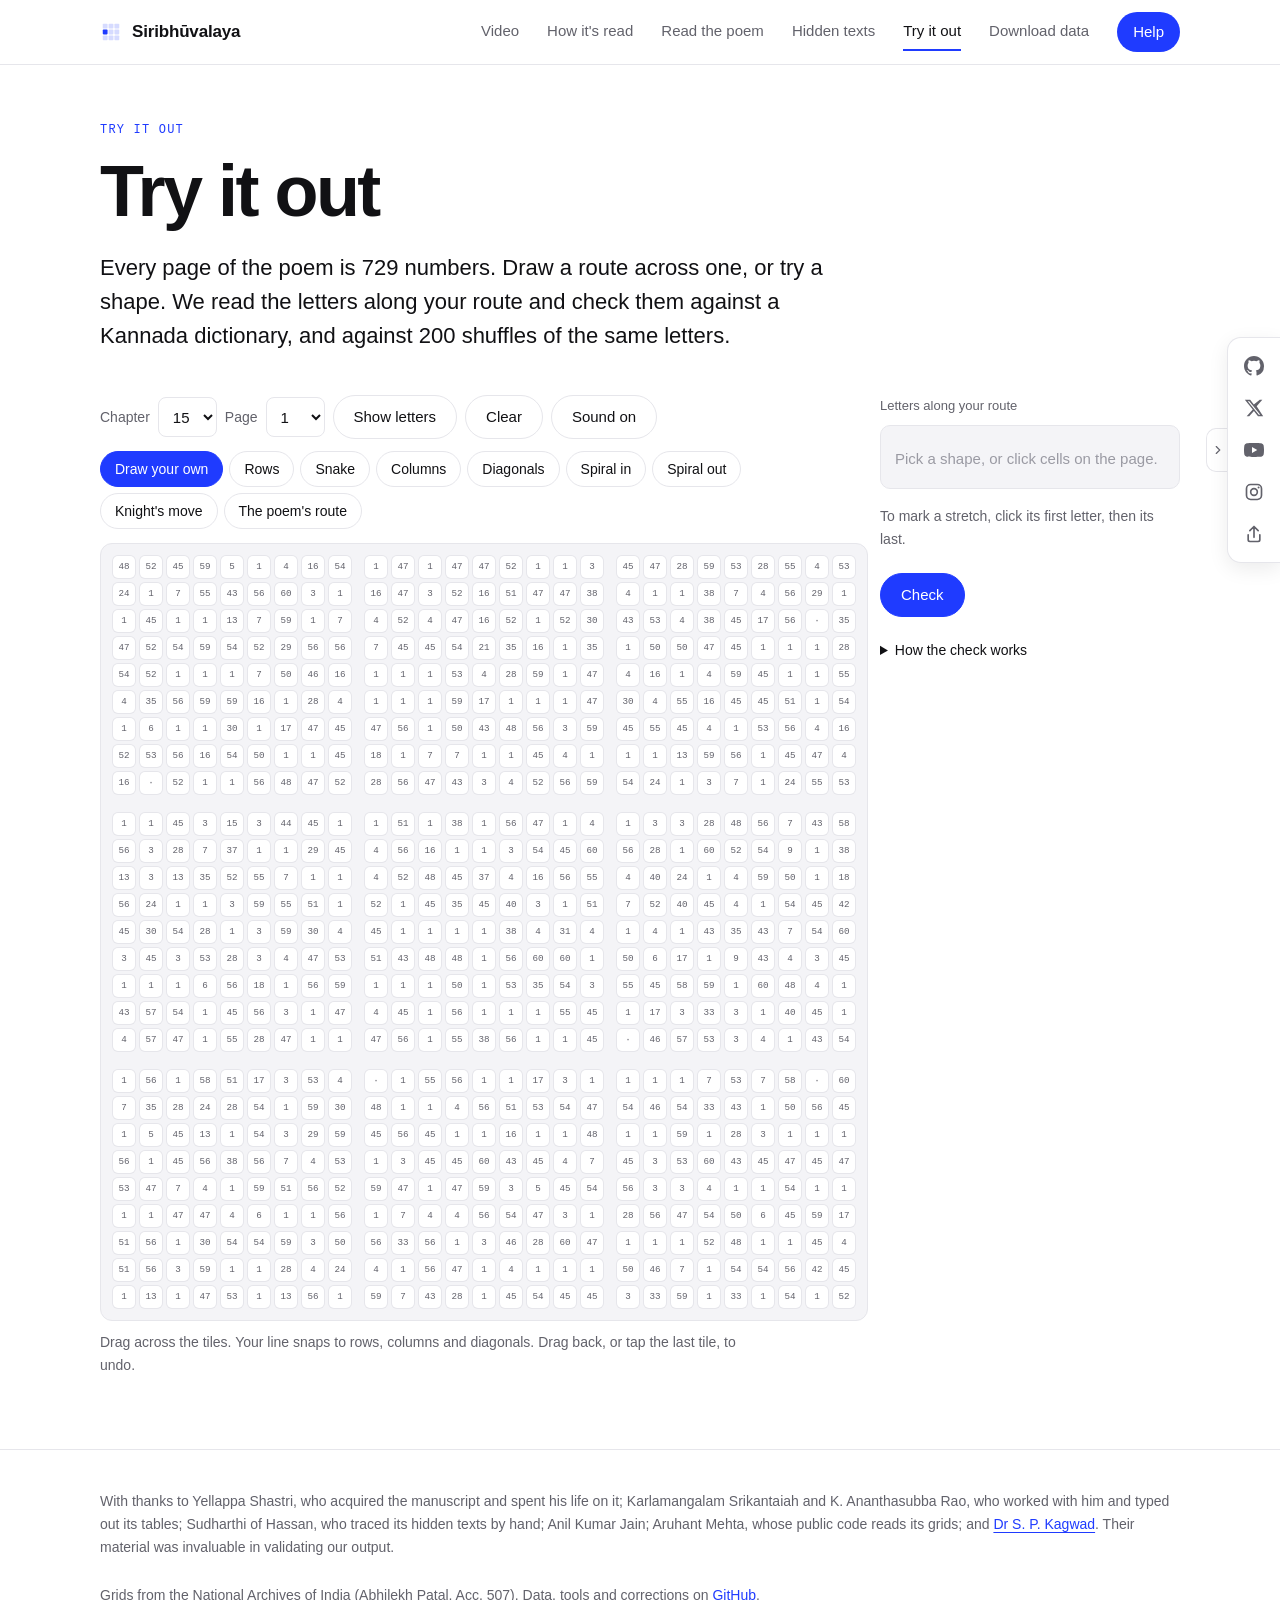
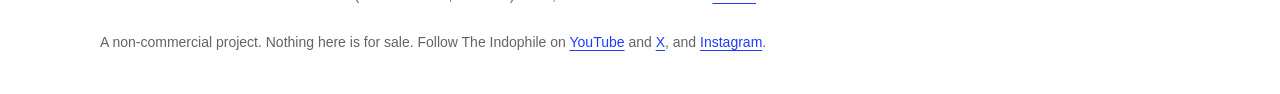
<file: site/play.html>
<!doctype html>
<html lang="en">
<head>
<meta charset="utf-8"><meta http-equiv="Content-Security-Policy" content="default-src 'self'; script-src 'self' 'unsafe-inline' https://gc.zgo.at; style-src 'self' 'unsafe-inline' https://fonts.googleapis.com; font-src https://fonts.gstatic.com; img-src 'self' data: https://i.ytimg.com https://siribhoovalaya.goatcounter.com; media-src 'self'; frame-src https://www.youtube-nocookie.com; connect-src 'self' https://siribhoovalaya.goatcounter.com; object-src 'none'; base-uri 'self'; form-action 'none'"><meta name="referrer" content="strict-origin-when-cross-origin">
<!-- seo -->
<meta name="description" content="Draw a route across a real page of the Siribhūvalaya, mark a stretch of letters, and see whether it reads as Kannada or as chance.">
<link rel="canonical" href="https://siribhoovalaya.com/play.html">
<meta property="og:type" content="website"><meta property="og:site_name" content="Siribhūvalaya">
<meta property="og:title" content="Try it out: read a Siribhūvalaya page yourself"><meta property="og:description" content="Draw a route across a real page of the Siribhūvalaya, mark a stretch of letters, and see whether it reads as Kannada or as chance.">
<meta property="og:url" content="https://siribhoovalaya.com/play.html"><meta property="og:image" content="https://siribhoovalaya.com/poster.jpg">
<meta name="twitter:card" content="summary_large_image"><meta name="twitter:site" content="@the_indophile">
<meta name="twitter:title" content="Try it out: read a Siribhūvalaya page yourself"><meta name="twitter:description" content="Draw a route across a real page of the Siribhūvalaya, mark a stretch of letters, and see whether it reads as Kannada or as chance."><meta name="twitter:image" content="https://siribhoovalaya.com/poster.jpg">
<!-- /seo -->
<meta name="viewport" content="width=device-width,initial-scale=1,viewport-fit=cover">
<title>Try it out: read a Siribhūvalaya page yourself</title>
<link rel="icon" href="favicon.svg" type="image/svg+xml">
<link rel="preconnect" href="https://fonts.googleapis.com"><link rel="preconnect" href="https://fonts.gstatic.com" crossorigin>
<link href="https://fonts.googleapis.com/css2?family=Archivo:wght@400;500;600;700&family=IBM+Plex+Mono:wght@400;500&family=Noto+Sans+Kannada:wght@400;500&display=swap" rel="stylesheet">
<link rel="stylesheet" href="style.css?v=11">
<style>
.top{padding-block:56px 28px}
.play{display:grid;grid-template-columns:minmax(0,auto) minmax(300px,1fr);gap:40px;align-items:start;padding-bottom:72px}
@media (max-width:1080px){.play{grid-template-columns:1fr}}
.bar{display:flex;gap:8px;align-items:center;flex-wrap:wrap;margin:0 0 12px}
.bar label{display:flex;align-items:center;gap:8px;font-size:14px;color:var(--muted)}
select{font:inherit;font-size:15px;min-height:40px;padding:0 10px;border:1px solid var(--line);border-radius:8px;background:var(--bg);color:var(--fg)}
.shapes{display:flex;gap:6px;flex-wrap:wrap;margin:0 0 14px}
.shape{font:inherit;font-size:14px;min-height:36px;padding:0 14px;border-radius:999px;border:1px solid var(--line);background:var(--bg);color:var(--fg);cursor:pointer}
.shape:hover{border-color:var(--fg)}
.shape[aria-pressed="true"]{background:var(--accent);border-color:var(--accent);color:var(--on-accent)}
.board{--cs:min(22px,calc((100vw - 240px) / 27));--gp:5px;--bg9:14px;touch-action:none;user-select:none;-webkit-user-select:none;display:inline-block;padding:12px;border:1px solid var(--line);border-radius:12px;background:var(--tile)}
.board-in{position:relative;width:max-content}
.g27{display:grid;grid-template-columns:repeat(9,var(--cs)) calc(var(--bg9) - 2 * var(--gp)) repeat(9,var(--cs)) calc(var(--bg9) - 2 * var(--gp)) repeat(9,var(--cs));gap:var(--gp);width:max-content}
.route{position:absolute;inset:0;pointer-events:none;overflow:visible}
.route polyline{fill:none;stroke:var(--accent);stroke-width:2;stroke-linecap:round;stroke-linejoin:round;opacity:.9}
.g27 div{width:var(--cs);height:var(--cs);display:flex;align-items:center;justify-content:center;font-family:var(--mono);font-size:calc(var(--cs) * .42);background:var(--bg);color:var(--muted);border-radius:5px;cursor:pointer;box-shadow:0 0 0 1px var(--line);transition:transform .12s cubic-bezier(.3,1.6,.5,1),background .15s,color .15s}
.g27.kn div{font-family:var(--kn);font-size:calc(var(--cs) * .52)}
.g27 .gr{grid-column:1/-1;height:calc(var(--bg9) - var(--gp));background:none;box-shadow:none;cursor:default}
@media (hover:hover){.g27 div:not(.gr):hover{transform:scale(1.12);box-shadow:0 0 0 1.5px var(--accent);color:var(--fg);z-index:1}}
.g27 div:not(.gr):active{transform:scale(.88)}
.g27 div.on{background:var(--accent);color:var(--on-accent);box-shadow:none}
.g27 div.trail{background:color-mix(in srgb,var(--accent) 30%,var(--bg));color:var(--accent);box-shadow:none}
.g27 div.mk{background:var(--accent);color:var(--on-accent);box-shadow:none}
.g27 div.head{box-shadow:0 0 0 2px var(--bg),0 0 0 4px var(--accent);z-index:1}
.g27 div.pop{animation:pop .2s cubic-bezier(.3,1.6,.5,1)}
@keyframes pop{0%{transform:scale(.7)}100%{transform:scale(1)}}
@media (prefers-reduced-motion:reduce){.g27 div{transition:none}.g27 div.pop{animation:none}}
@media (max-width:640px){.board{--cs:calc((100vw - 96px) / 27);--gp:1px;--bg9:7px;padding:6px;display:block;width:max-content;max-width:100%}.g27 div{border-radius:2px}}
.hint{font-size:14px;color:var(--muted);margin:10px 0 0;max-width:640px}
.panel{display:grid;gap:22px;position:sticky;top:84px}
@media (max-width:1080px){.panel{position:static}}
.cap{font-size:13px;color:var(--muted);margin-bottom:8px;display:flex;justify-content:space-between;gap:10px}
.text{font-family:var(--kn);font-size:22px;line-height:1.75;max-height:12.5em;overflow-y:auto;word-break:break-all;padding:12px 14px;border:1px solid var(--line);border-radius:10px;background:var(--tile)}
.text:empty::before{content:"Pick a shape, or click cells on the page.";font-family:var(--sans);font-size:15px;color:var(--faint)}
.text span{cursor:pointer;border-radius:3px}
.text span:hover{background:var(--accent-soft)}
.text span.sel{background:var(--accent);color:var(--on-accent)}
.text span.w{box-shadow:inset 0 -2px 0 var(--accent)}
.ro{font-family:var(--mono);font-size:13px;color:var(--muted);word-break:break-all;margin-top:8px;max-height:5em;overflow-y:auto}
.result{border:1px solid var(--line);border-radius:10px;padding:18px}
.result[hidden]{display:none}
.verdict{font-size:19px;font-weight:600;line-height:1.35;margin:0 0 6px}
.verdict.yes{color:var(--accent)}
.nums{display:flex;gap:22px;flex-wrap:wrap;margin:12px 0}
.nums div{display:flex;flex-direction:column}
.nums b{font-family:var(--mono);font-size:24px;font-weight:500}
.nums span{font-size:13px;color:var(--muted)}
.hist{width:100%;height:auto;display:block}
.hist .b{fill:var(--line)} .hist .you{stroke:var(--accent);stroke-width:2} .hist text{font-family:var(--mono);font-size:10px;fill:var(--muted)}
.words{list-style:none;margin:10px 0 0;padding:0;display:grid;gap:6px;max-height:14em;overflow-y:auto}
.words li{display:flex;gap:10px;font-size:14px;border-top:1px solid var(--line);padding-top:6px}
.words .kn{font-size:17px;white-space:nowrap}
.words .g{color:var(--muted)}
.finds{list-style:none;margin:0;padding:0;font-size:14px}
.finds li{display:flex;justify-content:space-between;gap:10px;border-top:1px solid var(--line);padding:6px 0}
.finds li:last-child{border-bottom:1px solid var(--line)}
.finds a{text-decoration:none}
.how{font-size:14px;color:var(--muted)}
.how summary{cursor:pointer;color:var(--fg)}
</style>
</head>
<body>
<main>
  <div class="frame top">
    <p class="eyebrow">Try it out</p>
    <h1>Try it out</h1>
    <p class="lede" style="max-width:760px">Every page of the poem is 729 numbers. Draw a route across one, or try a shape. We read the letters along your route and check them against a Kannada dictionary, and against 200 shuffles of the same letters.</p>
  </div>

  <div class="frame play">
    <div>
      <div class="bar">
        <label for="ch">Chapter <select id="ch"></select></label>
        <label for="pg">Page <select id="pg"></select></label>
        <button class="btn" id="view" type="button" aria-pressed="false">Show letters</button>
        <button class="btn" id="clear" type="button">Clear</button>
        <button class="btn" id="snd" type="button" aria-pressed="true">Sound on</button>
      </div>
      <div class="shapes" id="shapes" role="group" aria-label="Shapes">
        <button class="shape" data-s="draw" type="button">Draw your own</button>
        <button class="shape" data-s="rows" type="button">Rows</button>
        <button class="shape" data-s="snake" type="button">Snake</button>
        <button class="shape" data-s="cols" type="button">Columns</button>
        <button class="shape" data-s="diag" type="button">Diagonals</button>
        <button class="shape" data-s="spiral" type="button">Spiral in</button>
        <button class="shape" data-s="spiralout" type="button">Spiral out</button>
        <button class="shape" data-s="knight" type="button">Knight's move</button>
        <button class="shape" data-s="wheel" type="button">The poem's route</button>
      </div>
      <div class="board"><div class="board-in"><div class="g27" id="g27" role="grid" aria-label="A 27 by 27 page of numbers"></div><svg class="route" id="route" aria-hidden="true"><polyline id="line"/></svg></div></div>
      <p class="hint" id="hint">Drag across the tiles. Your line snaps to rows, columns and diagonals. Drag back, or tap the last tile, to undo.</p>
    </div>

    <aside class="panel" aria-live="polite">
      <div>
        <div class="cap"><span>Letters along your route</span><span id="count"></span></div>
        <div class="text" id="text"></div>
        <div class="ro" id="ro"></div>
        <p class="hint" style="margin-top:8px">To mark a stretch, click its first letter, then its last.</p>
      </div>
      <div class="btn-row"><button class="btn primary" id="check" type="button" disabled>Check</button><span class="small muted" id="status" style="align-self:center"></span></div>
      <div class="result" id="result" hidden>
        <p class="verdict" id="verdict"></p>
        <p class="small muted" id="vline" style="margin:0"></p>
        <div class="nums"><div><b id="you">–</b><span>of letters in words</span></div><div><b id="shf">–</b><span>shuffles, on average</span></div><div><b id="beat">–</b><span>shuffles beaten</span></div></div>
        <svg class="hist" id="hist" viewBox="0 0 320 84" aria-label="How the shuffles scored"></svg>
        <ul class="words" id="words"></ul>
      </div>
      <div id="findsbox" hidden>
        <div class="cap"><span>Your best checks</span></div>
        <ul class="finds" id="finds"></ul>
      </div>
      <details class="how">
        <summary>How the check works</summary>
        <p style="margin-top:10px">Each number is a sound. We join the sounds into letters, then find the Kannada words of six sounds or more that fit, without overlapping. The score is the share of sounds that fall inside words.</p>
        <p>Then we shuffle the same letters 200 times and score each shuffle. Real text in reading order beats every shuffle. Letters in a random order do not. The poem's own route beats them all.</p>
        <p>Dictionary: the Alar Kannada dictionary by V. Krishna (ODbL) and Wiktionary Kannada (CC BY-SA), 114,365 words.</p>
      </details>
    </aside>
  </div>
</main>
<script src="layout.js?v=12"></script>
<script>
(function () {
  const $ = id => document.getElementById(id);
  const FILES = [[1, 8], [9, 20], [21, 33], [34, 46], [47, 59]];
  const IND = {1:'ಅ',2:'ಆ',3:'ಆ',4:'ಇ',5:'ಈ',6:'ಈ',7:'ಉ',8:'ಊ',9:'ಊ',10:'ಋ',11:'ೠ',12:'ೠ',16:'ಎ',17:'ಏ',18:'ಏ',19:'ಐ',20:'ಐ',21:'ಐ',22:'ಒ',23:'ಓ',24:'ಓ',25:'ಔ',26:'ಔ',27:'ಔ'};
  const SIGN = {1:'',2:'ಾ',3:'ಾ',4:'ಿ',5:'ೀ',6:'ೀ',7:'ು',8:'ೂ',9:'ೂ',10:'ೃ',11:'ೄ',12:'ೄ',16:'ೆ',17:'ೇ',18:'ೇ',19:'ೈ',20:'ೈ',21:'ೈ',22:'ೊ',23:'ೋ',24:'ೋ',25:'ೌ',26:'ೌ',27:'ೌ'};
  let SYM = {}, cache = {}, sheets = [], cells = [], order = [], path = [], mark = null, shape = null, dict = null, drawing = false, showKn = false;
  const g = $('g27'), els = [];

  // Board: 27 × 27 cells, a small gap after every ninth row and column.
  for (let r = 0; r < 27; r++) {
    for (let c = 0; c < 27; c++) { const d = document.createElement('div'); d.dataset.i = r * 27 + c; d.style.gridColumn = String(c + 1 + Math.floor(c / 9)); g.appendChild(d); els.push(d); }
    if (r % 9 === 8 && r < 26) { const s = document.createElement('div'); s.className = 'gr'; g.appendChild(s); }
  }

  // Written units: a consonant joins the vowel after it; ṃ and ḥ join the unit before.
  // Codes 13–15 are written ಳ, ಳು, ಳೂ, as on the reading page.
  const isV = n => n >= 1 && n <= 27 && (n < 13 || n > 15), isC = n => n === 13 || (n >= 28 && n <= 60);
  function units(codes) {
    const out = []; let pend = null;
    for (const n of codes) {
      if (n === 14 || n === 15) { if (pend) out.push([pend]); pend = null; out.push([n]); }
      else if (isV(n)) { out.push(pend ? [pend, n] : [n]); pend = null; }
      else if (isC(n)) { if (pend) out.push([pend]); pend = n; }
      else if (n === 61 || n === 62) { if (pend) { out.push([pend]); pend = null; } if (out.length) out[out.length - 1] = out[out.length - 1].concat(n); else out.push([n]); }
      else { if (pend) { out.push([pend]); pend = null; } out.push([0]); }
    }
    if (pend) out.push([pend]);
    return out;
  }
  const base = n => n === 13 ? 'ಳ' : (SYM[n] ? SYM[n][0] : '?').replace('್', '');
  function unitKn(u) {
    let s = '', k = 0;
    if (isC(u[0])) { s = base(u[0]); k = 1; if (isV(u[1])) { s += SIGN[u[1]]; k = 2; } else s += '್'; }
    else if (isV(u[0])) { s = IND[u[0]]; k = 1; }
    else if (u[0] === 14 || u[0] === 15) { s = SYM[u[0]][0]; k = 1; }
    for (; k < u.length; k++) s += u[k] === 61 ? 'ಂ' : u[k] === 62 ? 'ಃ' : '·';
    return s || '·';
  }
  const unitRo = u => u.map(n => n === 0 ? '·' : (SYM[n] ? SYM[n][1] : '?')).join('');

  function cellText(n) { if (!showKn) return n ? String(n) : '·'; if (!n) return '·'; return SYM[n] ? SYM[n][0].replace(/(.)\1+$/, '$1') : '?'; }
  function paintCells() { els.forEach((e, i) => { e.textContent = cellText(cells[i]); }); }

  // Shapes: each returns the 729 cell indices in reading order.
  const RC = (r, c) => r * 27 + c;
  const SHAPES = {
    rows: () => [...Array(729).keys()],
    snake: () => { const p = []; for (let r = 0; r < 27; r++) for (let k = 0; k < 27; k++) p.push(RC(r, r % 2 ? 26 - k : k)); return p; },
    cols: () => { const p = []; for (let c = 0; c < 27; c++) for (let r = 0; r < 27; r++) p.push(RC(r, c)); return p; },
    diag: () => { const p = []; for (let s = 0; s <= 52; s++) for (let r = 0; r < 27; r++) { const c = s - r; if (c >= 0 && c < 27) p.push(RC(r, c)); } return p; },
    spiral: () => { const p = []; let t = 0, b = 26, l = 0, rt = 26; while (t <= b && l <= rt) { for (let c = l; c <= rt; c++) p.push(RC(t, c)); t++; for (let r = t; r <= b; r++) p.push(RC(r, rt)); rt--; if (t <= b) { for (let c = rt; c >= l; c--) p.push(RC(b, c)); b--; } if (l <= rt) { for (let r = b; r >= t; r--) p.push(RC(r, l)); l++; } } return p; },
    spiralout: () => SHAPES.spiral().reverse(),
    // Knight's tour by Warnsdorff's rule from the top-left corner.
    knight: () => { const seen = new Uint8Array(729), mv = [[1,2],[2,1],[2,-1],[1,-2],[-1,-2],[-2,-1],[-2,1],[-1,2]], p = [];
      const nb = (r, c) => mv.map(([a, b]) => [r + a, c + b]).filter(([x, y]) => x >= 0 && x < 27 && y >= 0 && y < 27 && !seen[RC(x, y)]);
      let r = 0, c = 0; for (let k = 0; k < 729; k++) { seen[RC(r, c)] = 1; p.push(RC(r, c)); const n = nb(r, c); if (!n.length) break; n.sort((a, b) => nb(a[0], a[1]).length - nb(b[0], b[1]).length); [r, c] = n[0]; } return p; },
    wheel: () => [...Array(729).keys()].sort((a, b) => order[a] - order[b])
  };

  function setShape(s) {
    shape = s; mark = null;
    document.querySelectorAll('.shape').forEach(b => b.setAttribute('aria-pressed', String(b.dataset.s === s)));
    path = s === 'draw' ? [] : SHAPES[s]();
    $('hint').textContent = s === 'draw' ? 'Drag across the tiles. Your line snaps to rows, columns and diagonals. Drag back, or tap the last tile, to undo.' : 'This shape reads all 729 cells. Click "Draw your own" to make your own route.';
    update();
  }

  function update() {
    els.forEach(e => e.classList.remove('on', 'mk', 'head'));
    sweep();
    if (shape === 'draw' && path.length) els[path[path.length - 1]].classList.add('head');
    drawLine();
    const us = units(path.map(i => cells[i]));
    curUnits = us;
    const t = $('text'); t.textContent = '';
    us.forEach((u, k) => { const s = document.createElement('span'); s.textContent = unitKn(u); s.dataset.k = k; t.appendChild(s); });
    $('ro').textContent = us.map(unitRo).join(' ');
    $('count').textContent = path.length ? path.length + ' cells · ' + us.length + ' letters' : '';
    $('check').disabled = us.length < 8;
    $('result').hidden = true; $('status').textContent = '';
    showMark();
  }
  let curUnits = [], sweepId = 0;

  // Shapes do not fill the board: a short trail runs once along the route so its shape can be seen, then clears.
  // A drawn route stays lit.
  function sweep() {
    const id = ++sweepId, p = path.slice();
    els.forEach(e => e.classList.remove('trail'));
    if (shape === 'draw') { p.forEach(i => els[i].classList.add('on')); return; }
    if (!animate) return;
    let k = 0; const step = Math.ceil(p.length / 90), len = 40;
    (function frame() {
      if (id !== sweepId) return;
      for (let n = 0; n < step && k < p.length + len; n++, k++) { if (k < p.length) els[p[k]].classList.add('trail'); if (k - len >= 0) els[p[k - len]].classList.remove('trail'); }
      if (k < p.length + len) setTimeout(frame, 16);
    })();
  }
  let animate = !matchMedia('(prefers-reduced-motion: reduce)').matches;

  function showMark() {
    const sp = $('text').children;
    for (const s of sp) s.classList.remove('sel');
    els.forEach(e => e.classList.remove('mk'));
    if (!mark) return;
    const [a, b] = mark[1] === undefined ? [mark[0], mark[0]] : [Math.min(...mark), Math.max(...mark)];
    for (let k = a; k <= b; k++) sp[k] && sp[k].classList.add('sel');
    // Every code belongs to one letter, in order, so letter k covers the next u.length cells of the route.
    let off = 0; curUnits.forEach((u, k) => { if (k >= a && k <= b) for (let j = 0; j < u.length; j++) els[path[off + j]].classList.add('mk'); off += u.length; });
  }
  $('text').addEventListener('click', e => {
    const k = e.target.dataset && e.target.dataset.k; if (k === undefined) return;
    const n = Number(k);
    if (!mark || mark[1] !== undefined) mark = [n]; else mark = [mark[0], n];
    $('result').hidden = true; showMark();
    $('check').textContent = mark && mark[1] !== undefined ? 'Check the marked part' : 'Check';
  });

  // Drawing with mouse, pen or finger. Each move snaps to a row, column or diagonal from the route's head,
  // and every tile on the way is added, so a fast drag never skips one. Dragging back over the previous tile undoes.
  const cellAt = (e, inner) => {
    const el = document.elementFromPoint(e.clientX, e.clientY);
    if (!el || el.parentElement !== g || el.dataset.i === undefined || el.classList.contains('gr')) return null;
    if (inner) { const r = el.getBoundingClientRect(), k = e.pointerType === 'touch' ? 0.3 : 0.38;
      if (Math.abs(e.clientX - (r.left + r.width / 2)) > r.width * k || Math.abs(e.clientY - (r.top + r.height / 2)) > r.height * k) return null; }
    return Number(el.dataset.i);
  };
  let audio = null, soundOn = true;
  function feel() {
    if (navigator.vibrate && navigator.userActivation && navigator.userActivation.hasBeenActive) navigator.vibrate(6);
    if (!soundOn) return;
    try {
      audio = audio || new (window.AudioContext || window.webkitAudioContext)();
      const o = audio.createOscillator(), v = audio.createGain(), t = audio.currentTime;
      o.type = 'triangle'; o.frequency.setValueAtTime(1300 + Math.min(path.length, 60) * 8, t);
      v.gain.setValueAtTime(0.0001, t); v.gain.exponentialRampToValueAtTime(0.05, t + 0.004); v.gain.exponentialRampToValueAtTime(0.0001, t + 0.05);
      o.connect(v).connect(audio.destination); o.start(t); o.stop(t + 0.06);
    } catch (e) {}
  }
  function add(i) { path.push(i); feel(); const el = els[i]; el.classList.remove('pop'); void el.offsetWidth; el.classList.add('pop'); }
  function stroke(t) {
    if (t === null) return false;
    const h = path[path.length - 1];
    if (h === undefined) { add(t); return true; }
    if (t === h) return false;
    const hr = Math.floor(h / 27), hc = h % 27, dr = Math.floor(t / 27) - hr, dc = t % 27 - hc;
    let sr = Math.sign(dr), sc = Math.sign(dc);
    if (Math.abs(dc) > 2 * Math.abs(dr)) sr = 0; else if (Math.abs(dr) > 2 * Math.abs(dc)) sc = 0;
    const n = sr && sc ? Math.min(Math.abs(dr), Math.abs(dc)) : Math.max(Math.abs(dr), Math.abs(dc));
    let changed = false, r = hr, c = hc;
    for (let k = 0; k < n; k++) {
      r += sr; c += sc; if (r < 0 || r > 26 || c < 0 || c > 26) break;
      const i = RC(r, c);
      if (i === path[path.length - 2]) { path.pop(); feel(); changed = true; continue; }
      if (path.includes(i)) break;
      add(i); changed = true;
    }
    return changed;
  }
  function touch(i, start) {
    if (i === null) return;
    if (shape !== 'draw') setShape('draw');
    if (start && i === path[path.length - 1]) { path.pop(); feel(); mark = null; update(); return; }
    if (stroke(i)) { mark = null; update(); }
  }
  g.addEventListener('pointerdown', e => { const i = cellAt(e); if (i === null) return; e.preventDefault(); drawing = true; g.setPointerCapture(e.pointerId); touch(i, true); });
  g.addEventListener('pointermove', e => { if (drawing) touch(cellAt(e, true), false); });
  ['pointerup', 'pointercancel'].forEach(t => g.addEventListener(t, () => { drawing = false; }));
  $('snd').addEventListener('click', () => { soundOn = !soundOn; $('snd').textContent = soundOn ? 'Sound on' : 'Sound off'; $('snd').setAttribute('aria-pressed', String(soundOn)); });

  // The drawn route as a line through tile centres.
  function drawLine() {
    const pts = shape === 'draw' ? path.map(i => (els[i].offsetLeft + els[i].offsetWidth / 2) + ',' + (els[i].offsetTop + els[i].offsetHeight / 2)).join(' ') : '';
    $('line').setAttribute('points', pts);
  }

  // Scoring: sounds folded as in the dictionary; best non-overlapping cover by words of 6+ sounds.
  const chr = x => String.fromCharCode(0x100 + x);
  function soundString(us) { let s = ''; for (const u of us) for (const n of u) s += chr(dict.fold[n] || 0); return s; }
  function cover(s, keep) {
    const n = s.length, best = new Int32Array(n + 1), from = keep ? new Int32Array(n + 1) : null;
    for (let i = 1; i <= n; i++) {
      best[i] = best[i - 1]; if (keep) from[i] = -1;
      for (let L = 6; L <= dict.maxL && L <= i; L++) { if (best[i - L] + L > best[i] && dict.set.has(s.substr(i - L, L))) { best[i] = best[i - L] + L; if (keep) from[i] = L; } }
    }
    let words = [];
    if (keep) { let i = n; while (i > 0) { if (from[i] > 0) { words.push([i - from[i], from[i]]); i -= from[i]; } else i--; } words.reverse(); }
    const real = s.replace(/[\u0100\u013f\u0140]/g, '').length || 1;
    return { score: best[n] / real, words };
  }
  let seed = 1;
  const rnd = () => { seed = (seed * 1103515245 + 12345) & 0x7fffffff; return seed / 0x80000000; };
  function shuffled(a) { const z = a.slice(); for (let i = z.length - 1; i > 0; i--) { const j = Math.floor(rnd() * (i + 1)); [z[i], z[j]] = [z[j], z[i]]; } return z; }
  const pct = x => Math.round(x * 100) + '%';

  async function check() {
    if (!dict) { $('status').textContent = 'Loading the dictionary…';
      try { await dictReady; } catch (e) { $('status').textContent = 'Could not load the dictionary. Reload the page to try again.'; return; } }
    let us = curUnits, a = 0;
    if (mark && mark[1] !== undefined) { a = Math.min(...mark); us = curUnits.slice(a, Math.max(...mark) + 1); }
    if (us.length < 8) { $('status').textContent = 'Mark at least 8 letters.'; return; }
    $('status').textContent = 'Checking…'; $('check').disabled = true;
    await new Promise(r => setTimeout(r, 20));
    const real = cover(soundString(us), true), scores = [];
    seed = 20261027;
    for (let k = 0; k < 200; k++) { scores.push(cover(soundString(shuffled(us)), false).score); if (k % 25 === 24) await new Promise(r => setTimeout(r, 0)); }
    const beat = scores.filter(x => x < real.score).length, mean = scores.reduce((x, y) => x + y, 0) / 200, top = Math.max(...scores);
    const yes = beat === 200 && real.score > 0;
    $('verdict').textContent = yes ? 'This reads as Kannada.' : beat >= 190 ? 'Better than most shuffles, but not all.' : 'This looks like chance.';
    $('verdict').className = 'verdict' + (yes ? ' yes' : '');
    $('vline').textContent = yes ? 'Your letters beat every one of 200 shuffles.' : beat >= 190 ? 'Some shuffles score as well. It could be luck.' : 'Shuffled letters find as many words as yours do.';
    $('you').textContent = pct(real.score); $('shf').textContent = pct(mean); $('beat').textContent = beat + ' of 200';
    drawHist(scores, real.score);
    // Underline the words found and list them with meanings.
    const sp = $('text').children; for (const s of sp) s.classList.remove('w');
    const lens = us.map(u => u.length), starts = []; let acc = 0; lens.forEach(l => { starts.push(acc); acc += l; });
    const ul = $('words'); ul.textContent = '';
    const seen = new Set(), ss = soundString(us), ids = [];
    real.words.forEach(([p, L]) => {
      for (let k = 0; k < us.length; k++) if (starts[k] < p + L && starts[k] + lens[k] > p) sp[a + k] && sp[a + k].classList.add('w');
      const i = dict.byS.get(ss.substr(p, L)); if (i !== undefined) ids.push(i);
    });
    Promise.all(ids.map(wordAt)).then(es => es.forEach(([kn, gl]) => { if (!kn || seen.has(kn)) return; seen.add(kn);
      const li = document.createElement('li'); li.innerHTML = '<span class="kn"></span><span class="g"></span>';
      li.children[0].textContent = kn; li.children[1].textContent = (gl || '').split(/ - |;/)[0].replace(/[\s,(]+$/, ''); ul.appendChild(li);
    })).catch(() => {});
    $('result').hidden = false; $('status').textContent = ''; $('check').disabled = false;
    saveFind(real.score, beat, us.length);
  }

  function drawHist(scores, you) {
    const hi = Math.max(you, ...scores, 0.05) * 1.08, bins = new Array(32).fill(0);
    scores.forEach(x => bins[Math.min(31, Math.floor(x / hi * 32))]++);
    const m = Math.max(...bins) || 1; let s = '';
    bins.forEach((b, k) => { const h = b / m * 60; if (b) s += `<rect class="b" x="${k * 10 + 1}" y="${66 - h}" width="8" height="${h}"/>`; });
    const x = you / hi * 320;
    s += `<line class="you" x1="${x}" x2="${x}" y1="0" y2="66"/><text x="${x > 250 ? x - 6 : x + 6}" y="10" text-anchor="${x > 250 ? 'end' : 'start'}">you · ${pct(you)}</text><text x="0" y="80">0%</text><text x="${x > 250 ? x - 6 : 320}" y="80" text-anchor="end">shuffles</text>`;
    $('hist').innerHTML = s;
  }

  function saveFind(score, beat, n) {
    try {
      const key = 'siri-play-finds', all = JSON.parse(localStorage.getItem(key) || '[]');
      all.push({ ch: $('ch').value, pg: $('pg').value, shape, score, beat, n, marked: !!(mark && mark[1] !== undefined) });
      all.sort((x, y) => y.beat - x.beat || y.score - x.score);
      localStorage.setItem(key, JSON.stringify(all.slice(0, 8))); showFinds();
    } catch (e) {}
  }
  const SHAPE_NAME = { draw: 'Your route', rows: 'Rows', snake: 'Snake', cols: 'Columns', diag: 'Diagonals', spiral: 'Spiral in', spiralout: 'Spiral out', knight: "Knight's move", wheel: "The poem's route" };
  function showFinds() {
    let all = []; try { all = JSON.parse(localStorage.getItem('siri-play-finds') || '[]'); } catch (e) {}
    $('findsbox').hidden = !all.length; const ul = $('finds'); ul.textContent = '';
    all.forEach(f => { const li = document.createElement('li'); li.innerHTML = '<span></span><span class="mono"></span>';
      li.children[0].textContent = `Chapter ${f.ch}, page ${f.pg} · ${SHAPE_NAME[f.shape] || f.shape}${f.marked ? ', marked part' : ''}`;
      li.children[1].textContent = `${pct(f.score)} · beat ${f.beat}/200`; ul.appendChild(li); });
  }

  async function loadChapter(ch) {
    const f = FILES.find(([a, b]) => ch >= a && ch <= b), name = `data/grids_${f[0]}_${f[1]}.json`;
    if (!cache[name]) cache[name] = fetch(name).then(r => r.json());
    const rows = (await cache[name]).filter(r => r.chapter === ch), by = new Map();
    rows.forEach(r => { if (!by.has(r.sheet)) by.set(r.sheet, []); by.get(r.sheet).push(r); });
    sheets = [...by.entries()].sort((a, b) => a[0] - b[0]).map(([s, rs]) => ({ sheet: s, rows: rs.sort((a, b) => a.row - b.row) }));
    $('pg').innerHTML = sheets.map((s, k) => `<option value="${s.sheet}">${k + 1}</option>`).join('');
    loadSheet(0);
  }
  function loadSheet(k) {
    const s = sheets[k]; cells = []; order = [];
    s.rows.forEach(r => { cells.push(...r.cells.split(' ').map(Number)); order.push(...r.order.split(' ').map(Number)); });
    paintCells(); setShape(shape || 'draw');
  }

  $('ch').innerHTML = Array.from({ length: 59 }, (_, k) => `<option value="${k + 1}">${k + 1}</option>`).join('');
  $('ch').value = '15';
  $('ch').addEventListener('change', () => loadChapter(Number($('ch').value)));
  $('pg').addEventListener('change', () => loadSheet($('pg').selectedIndex));
  $('shapes').addEventListener('click', e => { const s = e.target.dataset && e.target.dataset.s; if (s) setShape(s); });
  $('clear').addEventListener('click', () => setShape('draw'));
  $('view').addEventListener('click', () => { showKn = !showKn; g.classList.toggle('kn', showKn); $('view').textContent = showKn ? 'Show numbers' : 'Show letters'; $('view').setAttribute('aria-pressed', String(showKn)); paintCells(); });
  $('check').addEventListener('click', check);
  addEventListener('resize', drawLine);

  // Scoring needs only the folded keys (play_keys.txt); a word's Kannada and meaning are fetched from its shard of 2,000 when found.
  const dictReady = fetch('data/play_keys.txt').then(r => { if (!r.ok) throw new Error(r.status); return r.text(); }).then(t => {
    const lines = t.split('\n'), fold = JSON.parse(lines[0]), byS = new Map(); let maxL = 6;
    for (let k = 1; k < lines.length; k++) { byS.set(lines[k], k - 1); if (lines[k].length > maxL) maxL = lines[k].length; }
    dict = { fold, set: byS, byS, maxL: Math.min(maxL, 40) };
  });
  dictReady.catch(() => {});
  const shards = {};
  const wordAt = i => { const n = Math.floor(i / 2000), f = String(n).padStart(2, '0');
    if (!shards[n]) shards[n] = fetch(`data/play_words/${f}.txt`).then(r => r.text()).then(t => t.split('\n'));
    return shards[n].then(L => (L[i % 2000] || '').split('\t')); };
  fetch('data/symbols.json').then(r => r.json()).then(s => { s.forEach(x => { SYM[x.code] = [x.kannada, x.letter]; }); showFinds(); loadChapter(15); });
})();
</script>
</body>
</html>
</file>
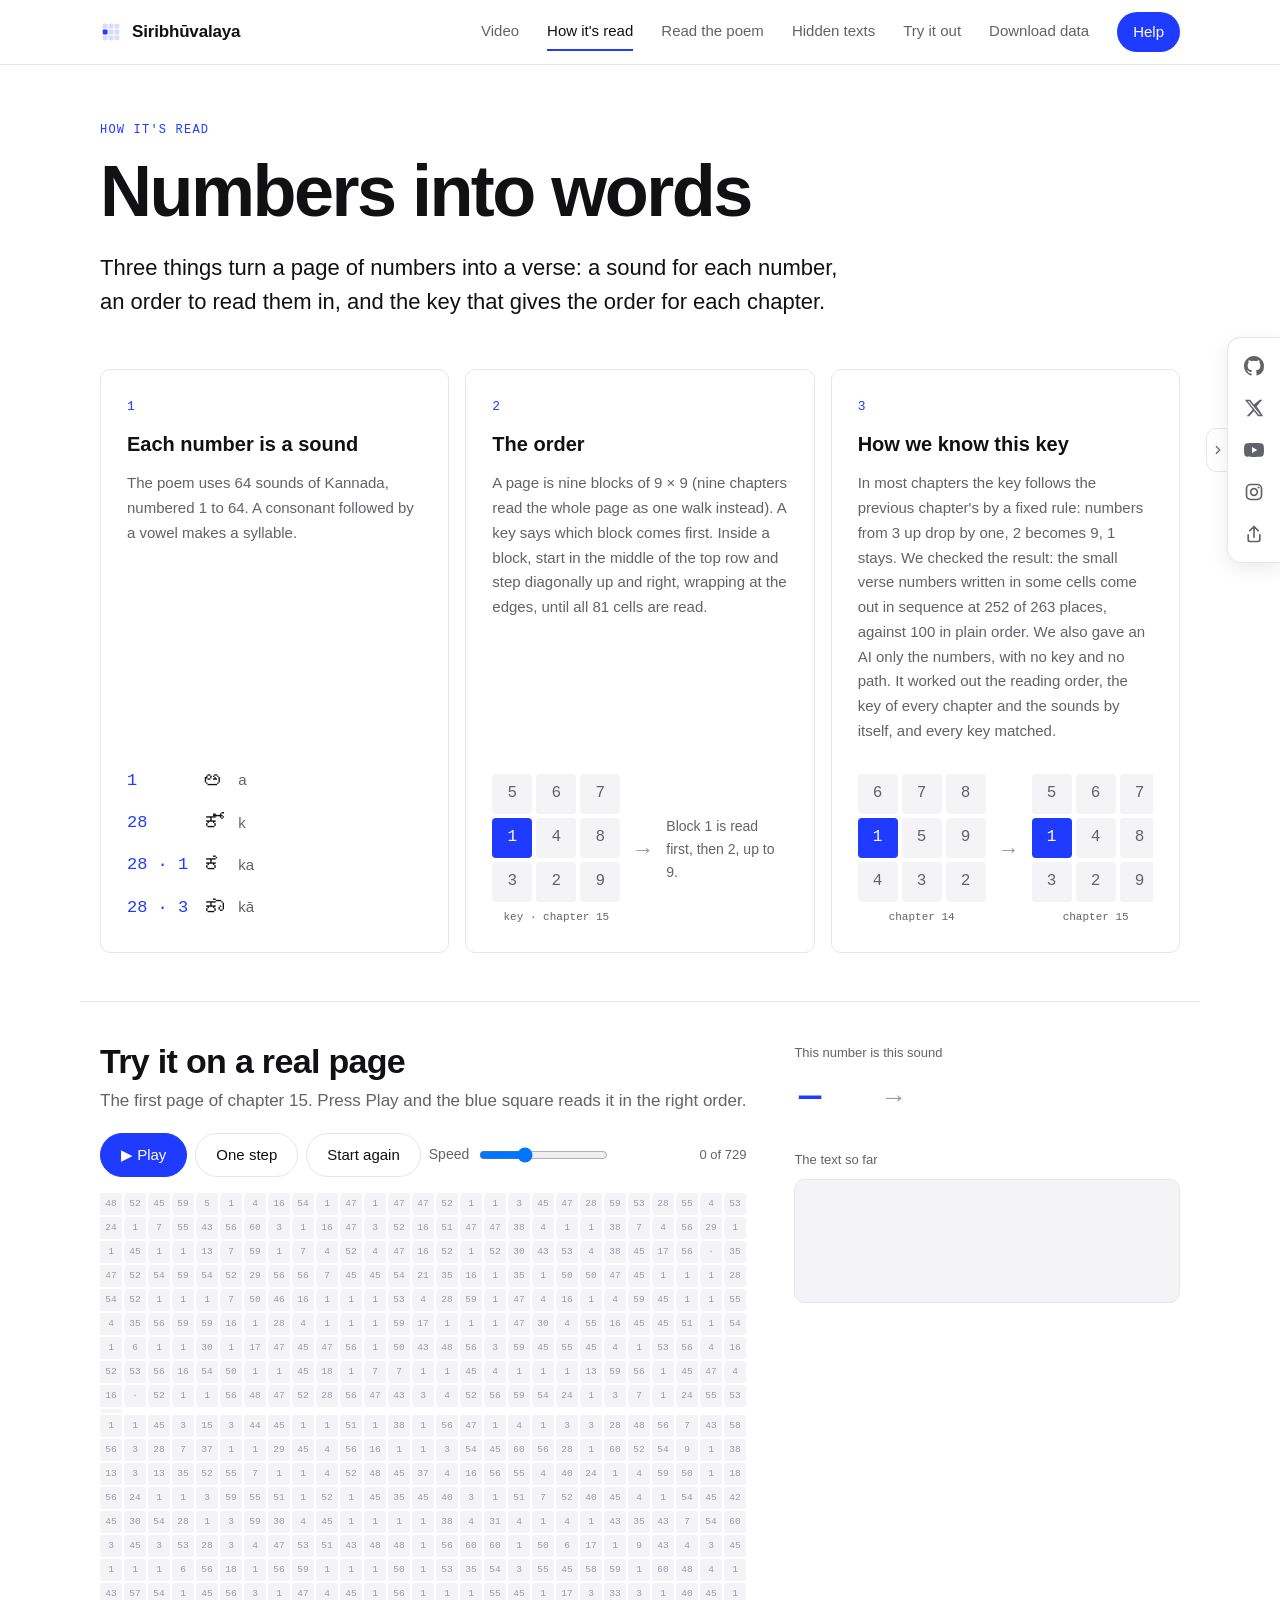
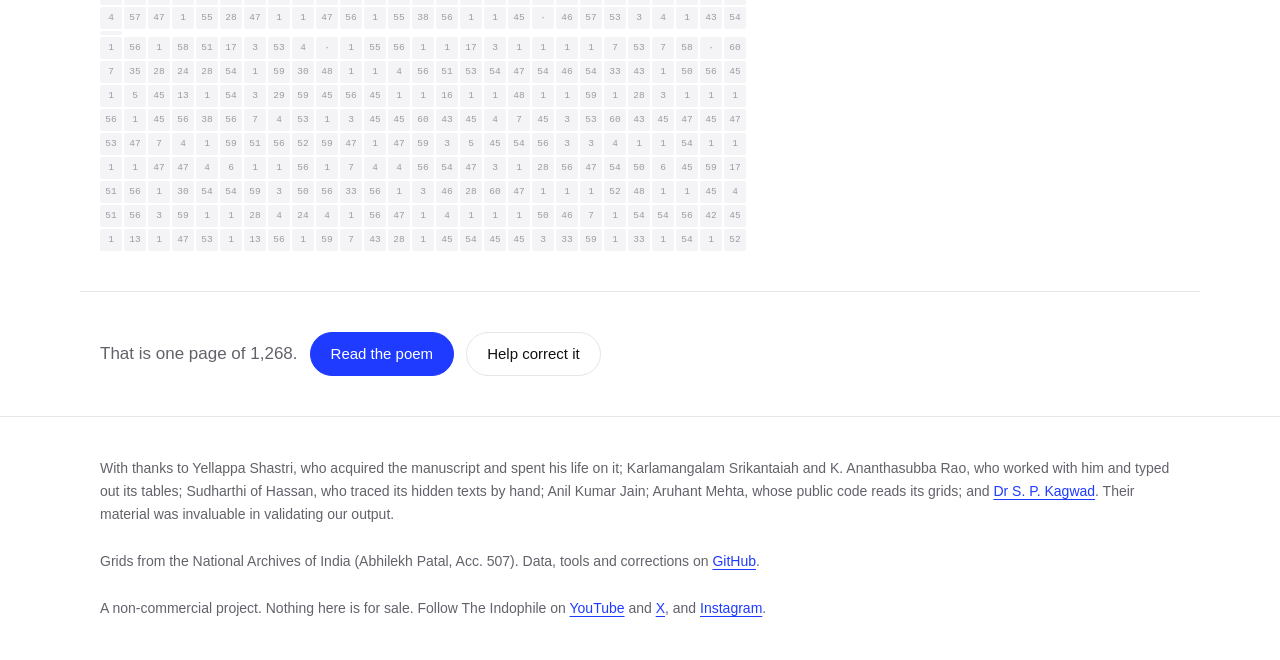
<file: site/read.html>
<!doctype html>
<html lang="en">
<head>
<meta charset="utf-8"><meta http-equiv="Content-Security-Policy" content="default-src 'self'; script-src 'self' 'unsafe-inline' https://gc.zgo.at; style-src 'self' 'unsafe-inline' https://fonts.googleapis.com; font-src https://fonts.gstatic.com; img-src 'self' data: https://i.ytimg.com https://siribhoovalaya.goatcounter.com; media-src 'self'; frame-src https://www.youtube-nocookie.com; connect-src 'self' https://siribhoovalaya.goatcounter.com; object-src 'none'; base-uri 'self'; form-action 'none'"><meta name="referrer" content="strict-origin-when-cross-origin">
<!-- seo -->
<meta name="description" content="How the Siribhoovalaya cipher works: 64 sounds numbered 1–64, a diagonal magic-square walk inside each 9×9 square, and a key for every chapter. Step through a real page.">
<link rel="canonical" href="https://siribhoovalaya.com/read.html">
<meta property="og:type" content="website"><meta property="og:site_name" content="Siribhūvalaya">
<meta property="og:title" content="How the Siribhūvalaya is read: numbers into Kannada letters"><meta property="og:description" content="How the Siribhoovalaya cipher works: 64 sounds numbered 1–64, a diagonal magic-square walk inside each 9×9 square, and a key for every chapter. Step through a real page.">
<meta property="og:url" content="https://siribhoovalaya.com/read.html"><meta property="og:image" content="https://siribhoovalaya.com/poster.jpg">
<meta name="twitter:card" content="summary_large_image"><meta name="twitter:site" content="@the_indophile">
<meta name="twitter:title" content="How the Siribhūvalaya is read: numbers into Kannada letters"><meta name="twitter:description" content="How the Siribhoovalaya cipher works: 64 sounds numbered 1–64, a diagonal magic-square walk inside each 9×9 square, and a key for every chapter. Step through a real page."><meta name="twitter:image" content="https://siribhoovalaya.com/poster.jpg">
<!-- /seo -->
<meta name="viewport" content="width=device-width,initial-scale=1,viewport-fit=cover">
<title>How the Siribhūvalaya is read: numbers into Kannada letters</title>
<link rel="icon" href="favicon.svg" type="image/svg+xml"><link rel="icon" href="favicon.ico" sizes="any">
<link rel="stylesheet" href="https://fonts.googleapis.com/css2?family=Archivo:wght@400;500;600;700&family=IBM+Plex+Mono:wght@400;500&family=Noto+Sans+Kannada:wght@400;500;600&display=swap">
<link rel="stylesheet" href="style.css?v=11">
<style>
.top{padding-block:56px 36px}
.steps{display:grid;grid-template-columns:repeat(3,minmax(0,1fr));gap:16px}
@media (max-width:900px){.steps{grid-template-columns:minmax(0,1fr)}}
.stp{min-width:0}.stp .fig{max-width:100%;overflow-x:auto}
.stp{display:flex;flex-direction:column;gap:14px;padding:26px;border:1px solid var(--line);border-radius:10px;min-height:300px}
.stp .k{font-family:var(--mono);font-size:13px;color:var(--accent)}
.stp h3{font-size:20px;margin:0}
.stp p{font-size:15px;color:var(--muted);margin:0}
.stp .fig{margin-top:auto;padding-top:16px}
.tbl{display:grid;grid-template-columns:auto auto 1fr;gap:6px 14px;align-items:center;font-size:15px}
.tbl .n{font-family:var(--mono);color:var(--accent);font-size:17px}
.tbl .kn{font-size:22px}
.tbl .r{color:var(--muted)}
.key3{display:grid;grid-template-columns:repeat(3,40px);gap:4px}
.key3 div{height:40px;display:flex;align-items:center;justify-content:center;font-family:var(--mono);font-size:16px;background:var(--tile);border-radius:4px;color:var(--muted)}
.key3 div.one{background:var(--accent);color:var(--on-accent)}
.keys{display:flex;align-items:center;gap:12px}
.keys .lbl{font-family:var(--mono);font-size:11px;color:var(--muted);text-align:center;margin-top:6px}
.keys .arr{color:var(--faint);font-size:22px}
.walk{display:grid;grid-template-columns:minmax(0,auto) minmax(300px,1fr);gap:48px;align-items:start;margin-top:48px;padding-top:40px;border-top:1px solid var(--line)}
@media (max-width:1040px){.walk{grid-template-columns:1fr}}
.g27{display:grid;grid-template-columns:repeat(27,22px);gap:2px;width:max-content}
.g27 div{width:22px;height:22px;display:flex;align-items:center;justify-content:center;font-family:var(--mono);font-size:9.5px;background:var(--tile);color:var(--faint);border-radius:2px;transition:background .12s,color .12s}
.g27 .gc{margin-right:6px} .g27 .gr{grid-column:1/-1;height:4px}
.g27 div.on{background:var(--accent-soft);color:var(--accent)}
.g27 div.cur{background:var(--accent);color:var(--on-accent);font-weight:500}
@media (max-width:700px){.walk,.walk>*,.panel,.gridbox{min-width:0;max-width:100%}.g27{width:100%;grid-template-columns:repeat(27,minmax(0,1fr));gap:1px}.g27 div{width:auto;height:auto;aspect-ratio:1;font-size:6px;border-radius:1px}.g27 .gc{margin-right:3px}}
.gridbox{overflow-x:auto}
.panel{display:grid;gap:26px;position:sticky;top:90px}
.cap{font-size:13px;color:var(--muted);margin-bottom:8px}
.now{display:grid;grid-template-columns:auto auto 1fr;gap:18px;align-items:center}
.now .n{font-family:var(--mono);font-size:52px;line-height:1;color:var(--accent);min-width:2.2ch}
.now .arrow{font-size:26px;color:var(--faint)}
.now .s{font-size:46px;line-height:1}
.now .l{font-size:18px;color:var(--muted);margin-left:6px}
.word{font-size:26px;line-height:1.6;min-height:4.8em;max-height:13em;overflow-y:auto;word-break:break-all;padding:14px 16px;border:1px solid var(--line);border-radius:10px;background:var(--tile)}
.word .last{color:var(--accent)}
.word .ro{display:block;font-family:var(--mono);font-size:14px;line-height:1.6;color:var(--muted);margin-top:10px;word-break:break-all}
.verse{border-top:1px solid var(--line);padding-top:18px}
.verse .kn{font-size:21px;line-height:1.7;word-break:break-word}
.ctrl{display:flex;gap:8px;align-items:center;flex-wrap:wrap;margin:0 0 16px}
.ctrl label{display:flex;align-items:center;gap:8px;font-size:14px;color:var(--muted)}
.next{display:flex;gap:12px;flex-wrap:wrap;align-items:center;padding-block:40px;margin-top:40px;border-top:1px solid var(--line)}
</style>
</head>
<body>
<main>
  <div class="frame top">
    <p class="eyebrow">How it's read</p>
    <h1>Numbers into words</h1>
    <p class="lede" style="max-width:760px">Three things turn a page of numbers into a verse: a sound for each number, an order to read them in, and the key that gives the order for each chapter.</p>
  </div>

  <div class="frame steps">
    <div class="stp"><span class="k">1</span><h3>Each number is a sound</h3><p>The poem uses 64 sounds of Kannada, numbered 1 to 64. A consonant followed by a vowel makes a syllable.</p>
      <div class="fig tbl"><span class="n">1</span><span class="kn">ಅ</span><span class="r">a</span><span class="n">28</span><span class="kn">ಕ್</span><span class="r">k</span><span class="n">28 · 1</span><span class="kn">ಕ</span><span class="r">ka</span><span class="n">28 · 3</span><span class="kn">ಕಾ</span><span class="r">kā</span></div></div>
    <div class="stp"><span class="k">2</span><h3>The order</h3><p>A page is nine blocks of 9 × 9 (nine chapters read the whole page as one walk instead). A key says which block comes first. Inside a block, start in the middle of the top row and step diagonally up and right, wrapping at the edges, until all 81 cells are read.</p>
      <div class="fig keys"><div><div class="key3"><div>5</div><div>6</div><div>7</div><div class="one">1</div><div>4</div><div>8</div><div>3</div><div>2</div><div>9</div></div><div class="lbl">key · chapter 15</div></div><span class="arr">→</span><span class="muted small">Block 1 is read first, then 2, up to 9.</span></div></div>
    <div class="stp"><span class="k">3</span><h3>How we know this key</h3><p>In most chapters the key follows the previous chapter's by a fixed rule: numbers from 3 up drop by one, 2 becomes 9, 1 stays. We checked the result: the small verse numbers written in some cells come out in sequence at 252 of 263 places, against 100 in plain order. We also gave an AI only the numbers, with no key and no path. It worked out the reading order, the key of every chapter and the sounds by itself, and every key matched.</p>
      <div class="fig keys"><div><div class="key3"><div>6</div><div>7</div><div>8</div><div class="one">1</div><div>5</div><div>9</div><div>4</div><div>3</div><div>2</div></div><div class="lbl">chapter 14</div></div><span class="arr">→</span><div><div class="key3"><div>5</div><div>6</div><div>7</div><div class="one">1</div><div>4</div><div>8</div><div>3</div><div>2</div><div>9</div></div><div class="lbl">chapter 15</div></div></div></div>
  </div>

  <div class="frame walk">
    <div>
      <h2 style="margin-bottom:6px">Try it on a real page</h2>
      <p class="muted" style="margin-bottom:18px">The first page of chapter 15. Press Play and the blue square reads it in the right order.</p>
      <div class="ctrl"><button class="btn primary" id="play" type="button">▶ Play</button><button class="btn" id="step" type="button">One step</button><button class="btn" id="reset" type="button">Start again</button><label for="speed">Speed <input id="speed" type="range" min="1" max="10" value="4" step="1"></label><span class="cap" id="pos" style="margin:0 0 0 auto">0 of 729</span></div>
      <div class="gridbox"><div class="g27" id="g27" role="img" aria-label="A 27 by 27 page of numbers"></div></div>
    </div>
    <aside class="panel" aria-live="polite">
      <div><div class="cap">This number is this sound</div><div class="now"><span class="n" id="num">–</span><span class="arrow">→</span><span><span class="s kn" id="snd"></span><span class="l" id="lat"></span></span></div></div>
      <div><div class="cap">The text so far</div><div class="word kn"><span id="wkn"></span><span class="ro" id="wro"></span></div></div>
      <div class="verse" id="verse" hidden><div class="cap">The whole first verse, and a rough English translation</div><div class="kn" id="vkn"></div><p class="muted" style="margin-top:10px" id="ven"></p></div>
    </aside>
  </div>

  <div class="frame next">
    <span class="muted">That is one page of 1,268.</span>
    <a class="btn primary" href="chapters.html">Read the poem</a>
    <a class="btn" href="help.html">Help correct it</a>
  </div>
</main>
<script src="layout.js?v=12"></script>
<script>
fetch('data/ch15_page1.json').then(r => r.json()).then(D => {
  const $ = id => document.getElementById(id), g = $('g27'), cells = D.cells, path = D.path, sym = D.sym, els = [];
  for (let r = 0; r < 27; r++) { for (let c = 0; c < 27; c++) { const d = document.createElement('div'), v = cells[r*27+c]; d.textContent = v || '·'; if (c % 9 === 8 && c < 26) d.classList.add('gc'); g.appendChild(d); els.push(d); } if (r % 9 === 8 && r < 26) { const s = document.createElement('div'); s.className = 'gr'; g.appendChild(s); } }
  let i = 0, timer = null, codes = [];
  // Join sounds into Kannada script: a consonant followed by a vowel takes that vowel's sign.
  const IND = {1:'ಅ',2:'ಆ',3:'ಆ',4:'ಇ',5:'ಈ',6:'ಈ',7:'ಉ',8:'ಊ',9:'ಊ',10:'ಋ',11:'ೠ',12:'ೠ',16:'ಎ',17:'ಏ',18:'ಏ',19:'ಐ',20:'ಐ',21:'ಐ',22:'ಒ',23:'ಓ',24:'ಓ',25:'ಔ',26:'ಔ',27:'ಔ'};
  const SIGN = {1:'',2:'ಾ',3:'ಾ',4:'ಿ',5:'ೀ',6:'ೀ',7:'ು',8:'ೂ',9:'ೂ',10:'ೃ',11:'ೄ',12:'ೄ',16:'ೆ',17:'ೇ',18:'ೇ',19:'ೈ',20:'ೈ',21:'ೈ',22:'ೊ',23:'ೋ',24:'ೋ',25:'ೌ',26:'ೌ',27:'ೌ'};
  const isC = n => n === 13 || (n >= 28 && n <= 60), base = n => n === 13 ? 'ಳ' : (sym[n] || ['?'])[0].replace('್', '');
  function script(cs) { let out = ''; for (let k = 0; k < cs.length; k++) { const n = cs[k];
      if (isC(n)) { const nx = cs[k + 1]; if (SIGN[nx] !== undefined) { out += base(n) + SIGN[nx]; k++; } else out += base(n) + '್'; }
      else if (IND[n]) out += IND[n]; else if (n === 61) out += 'ಂ'; else if (n === 62) out += 'ಃ'; else out += (sym[n] || ['?'])[0]; }
    return out; }
  function show() { const box = $('wkn').parentElement; $('wkn').textContent = script(codes); $('wro').textContent = codes.map(n => (sym[n] || ['', '?'])[1]).join(''); box.scrollTop = box.scrollHeight; }
  function step() {
    if (i >= path.length) { stop(); return; }
    const [r, c] = path[i], idx = r*27+c, v = cells[idx];
    if (i > 0) { const [pr, pc] = path[i-1]; els[pr*27+pc].classList.replace('cur', 'on'); }
    els[idx].classList.add('cur');
    const s = sym[v] || ['?', '?'];
    $('num').textContent = v || '?'; $('snd').textContent = s[0]; $('lat').textContent = s[1];
    codes.push(Number(v)); show();
    i++; $('pos').textContent = i + ' of 729';
    if (i === D.v1.end + 1) { $('verse').hidden = false; }
  }
  function stop() { clearInterval(timer); timer = null; $('play').textContent = '▶ Play'; }
  function go() { stop(); timer = setInterval(step, Math.round(600 / Number($('speed').value))); $('play').textContent = '❚❚ Pause'; }
  $('play').addEventListener('click', () => timer ? stop() : go());
  $('step').addEventListener('click', () => { stop(); step(); });
  $('reset').addEventListener('click', () => { stop(); i = 0; codes = []; els.forEach(e => e.classList.remove('on', 'cur')); ['num','snd','lat','wkn','wro'].forEach(k => $(k).textContent = k === 'num' ? '–' : ''); $('pos').textContent = '0 of 729'; $('verse').hidden = true; });
  $('speed').addEventListener('input', () => { if (timer) go(); });
  $('vkn').textContent = D.v1.kn; $('ven').textContent = D.v1.en;
});
</script>
</body>
</html>
</file>
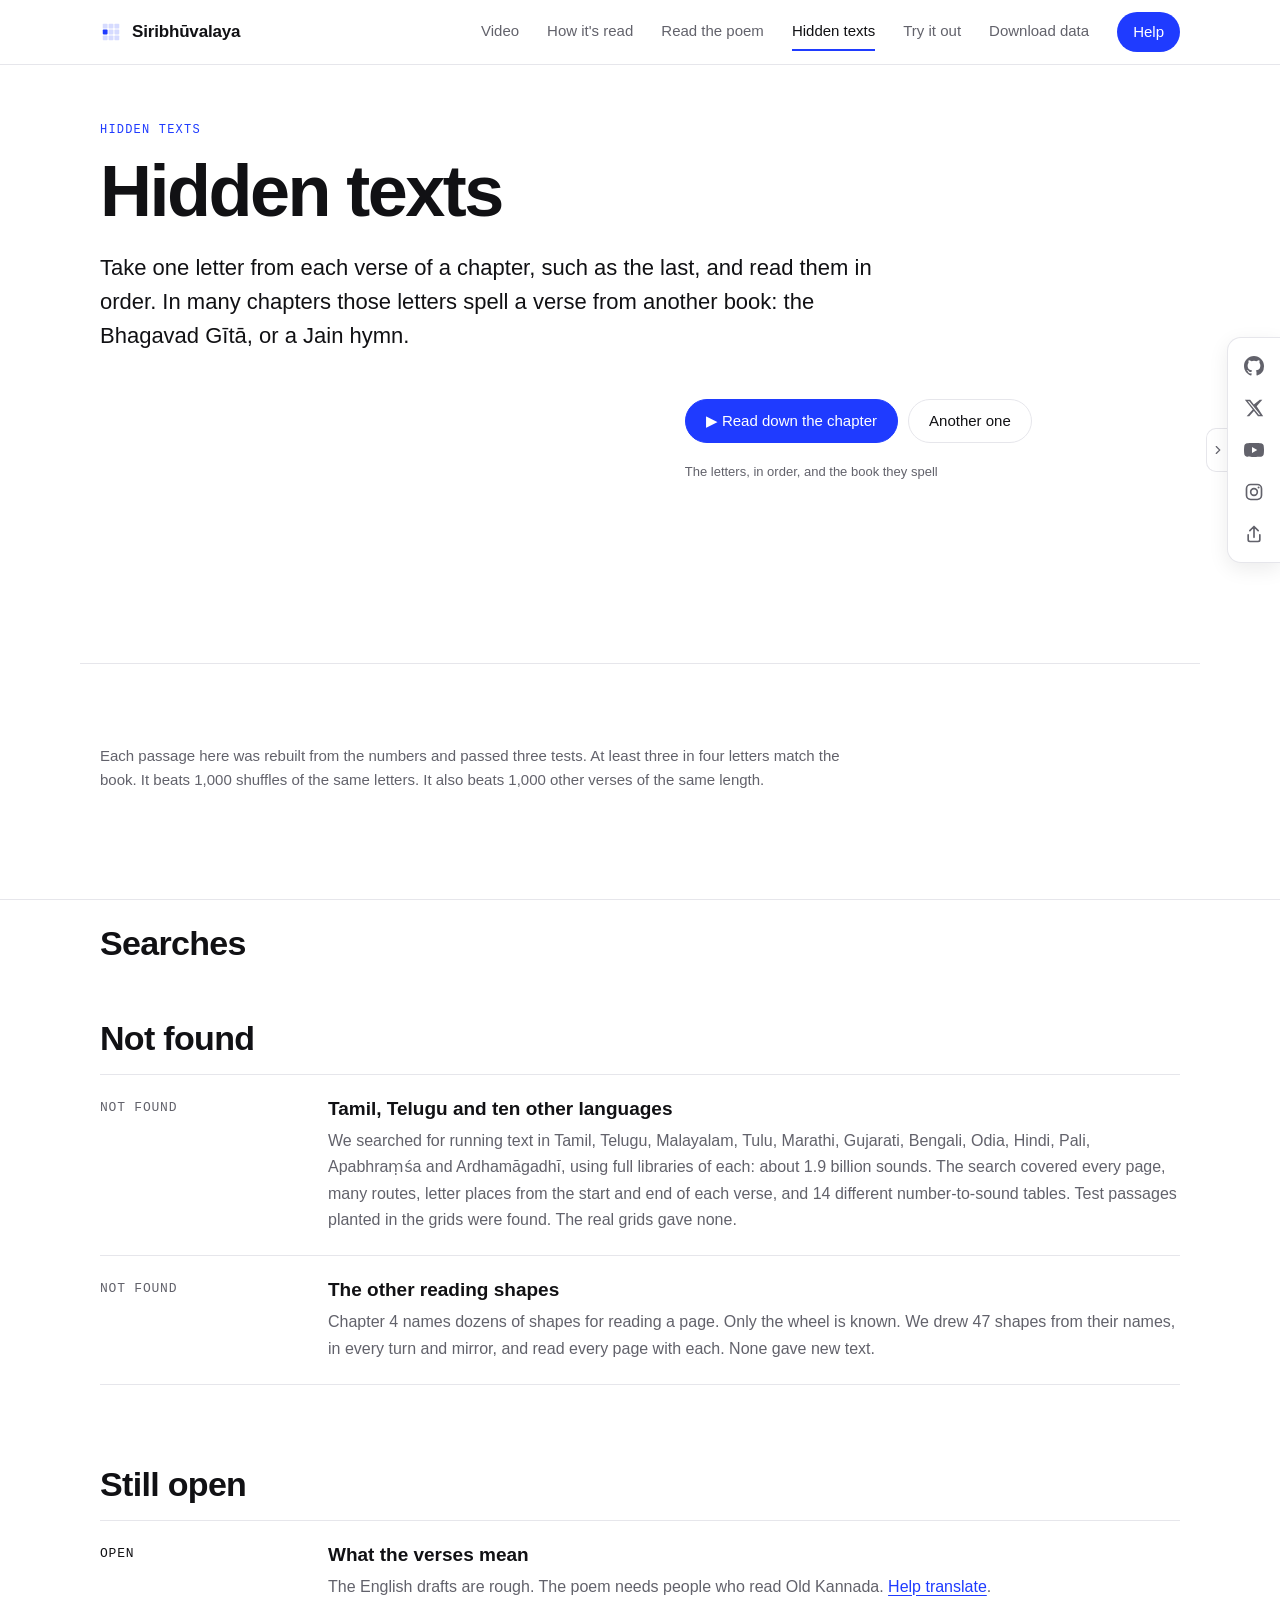
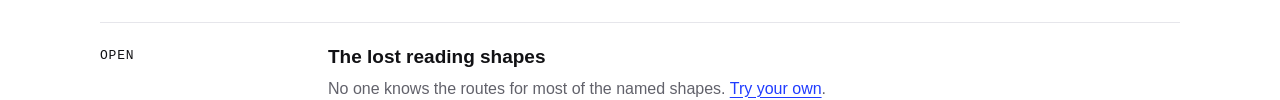
<file: site/tests.html>
<!doctype html><html lang="en"><head><meta charset="utf-8"><meta name="robots" content="noindex"><meta http-equiv="Content-Security-Policy" content="default-src 'self'; script-src 'self' 'unsafe-inline' https://gc.zgo.at; style-src 'self' 'unsafe-inline' https://fonts.googleapis.com; font-src https://fonts.gstatic.com; img-src 'self' data: https://i.ytimg.com https://siribhoovalaya.goatcounter.com; media-src 'self'; frame-src https://www.youtube-nocookie.com; connect-src 'self' https://siribhoovalaya.goatcounter.com; object-src 'none'; base-uri 'self'; form-action 'none'"><meta name="referrer" content="strict-origin-when-cross-origin"><meta http-equiv="refresh" content="0; url=texts.html#searches"><title>Hidden texts · Siribhūvalaya</title><link rel="canonical" href="texts.html#searches"></head><body><a href="texts.html#searches">Searches are now on the Hidden texts page.</a></body></html>
</file>
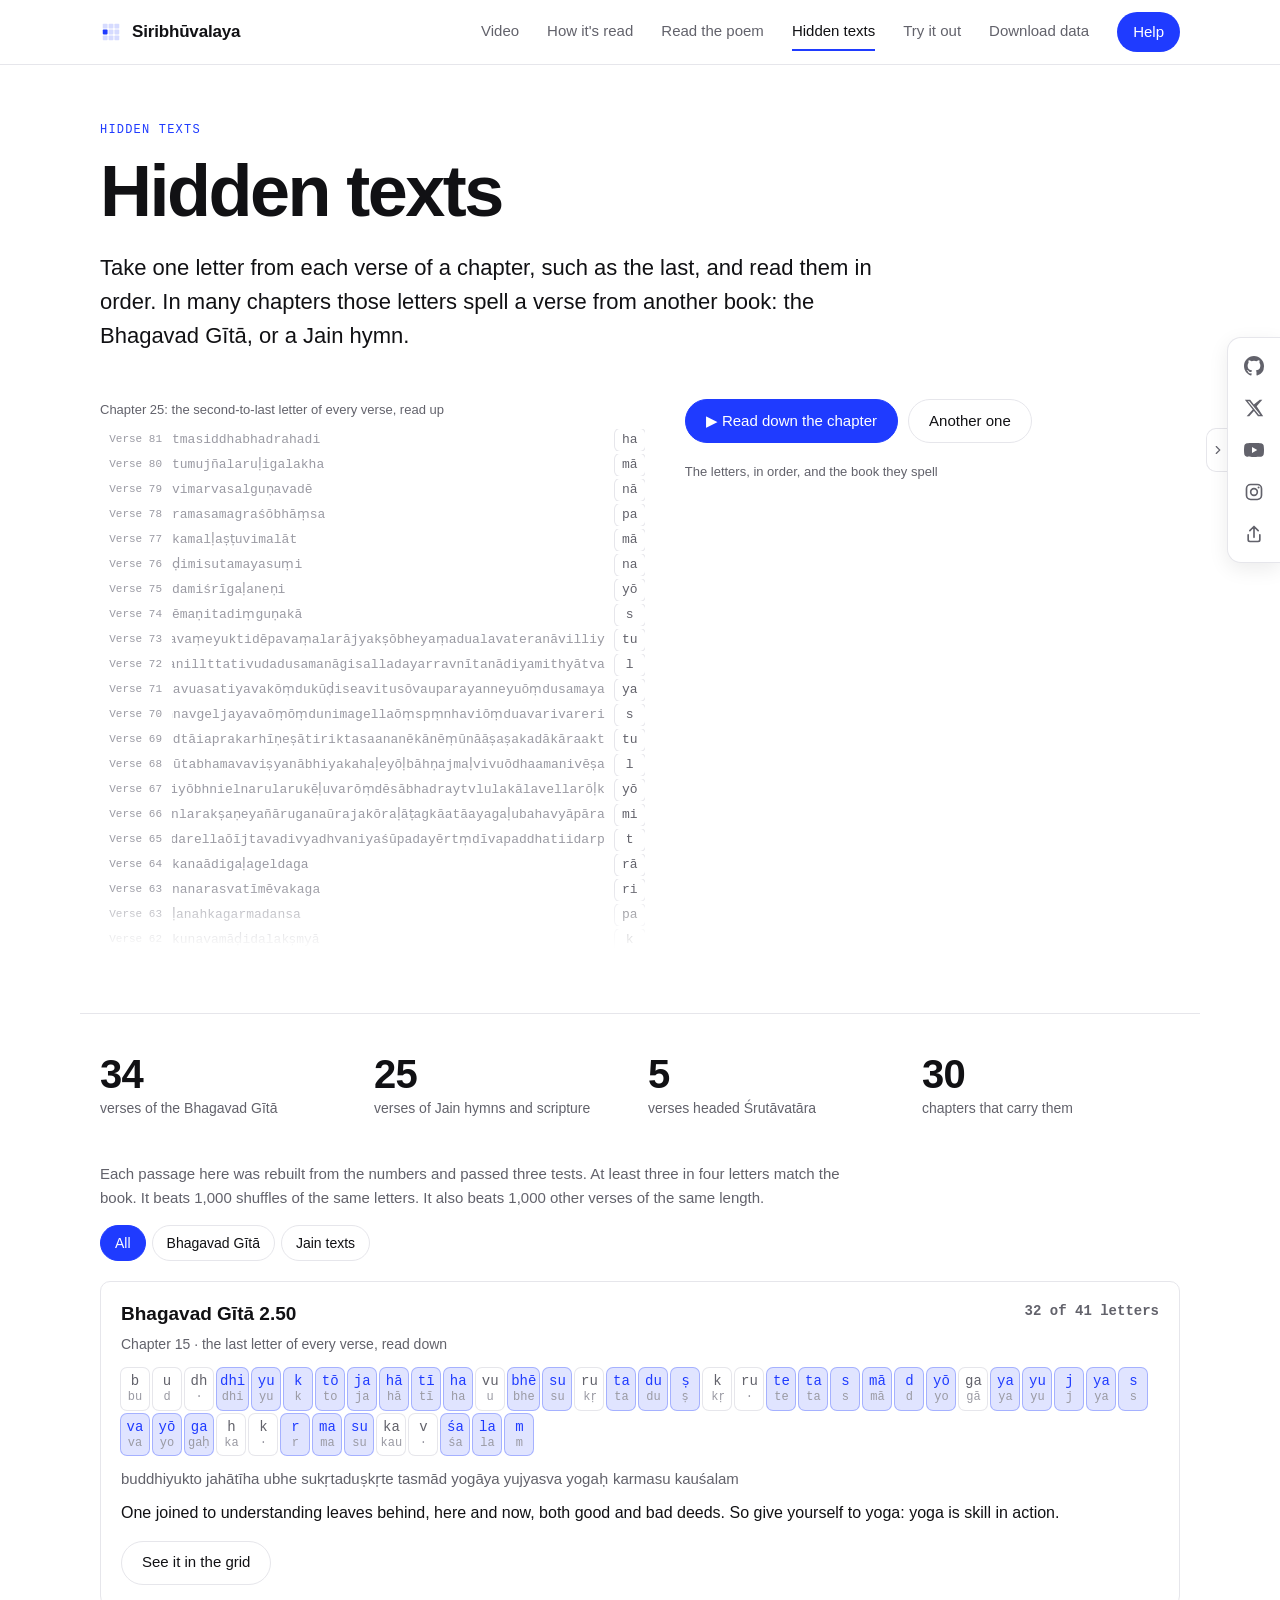
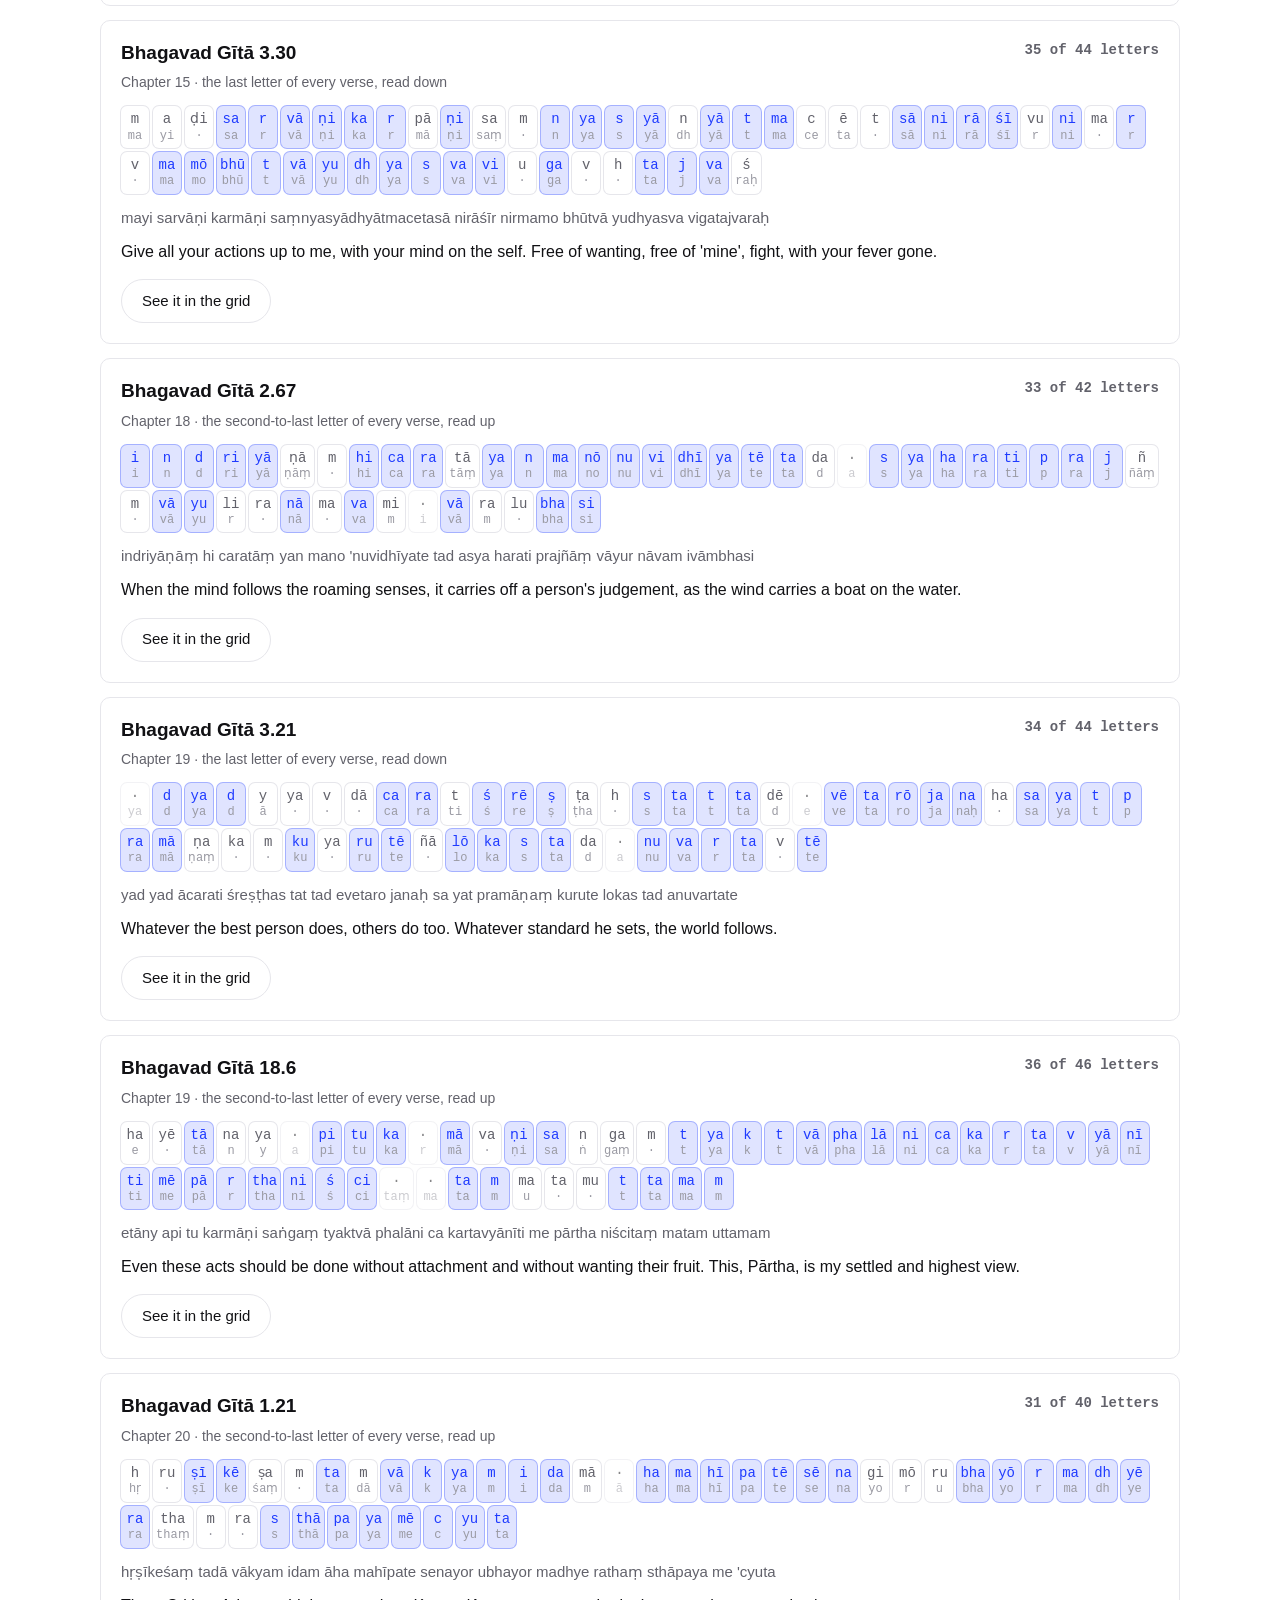
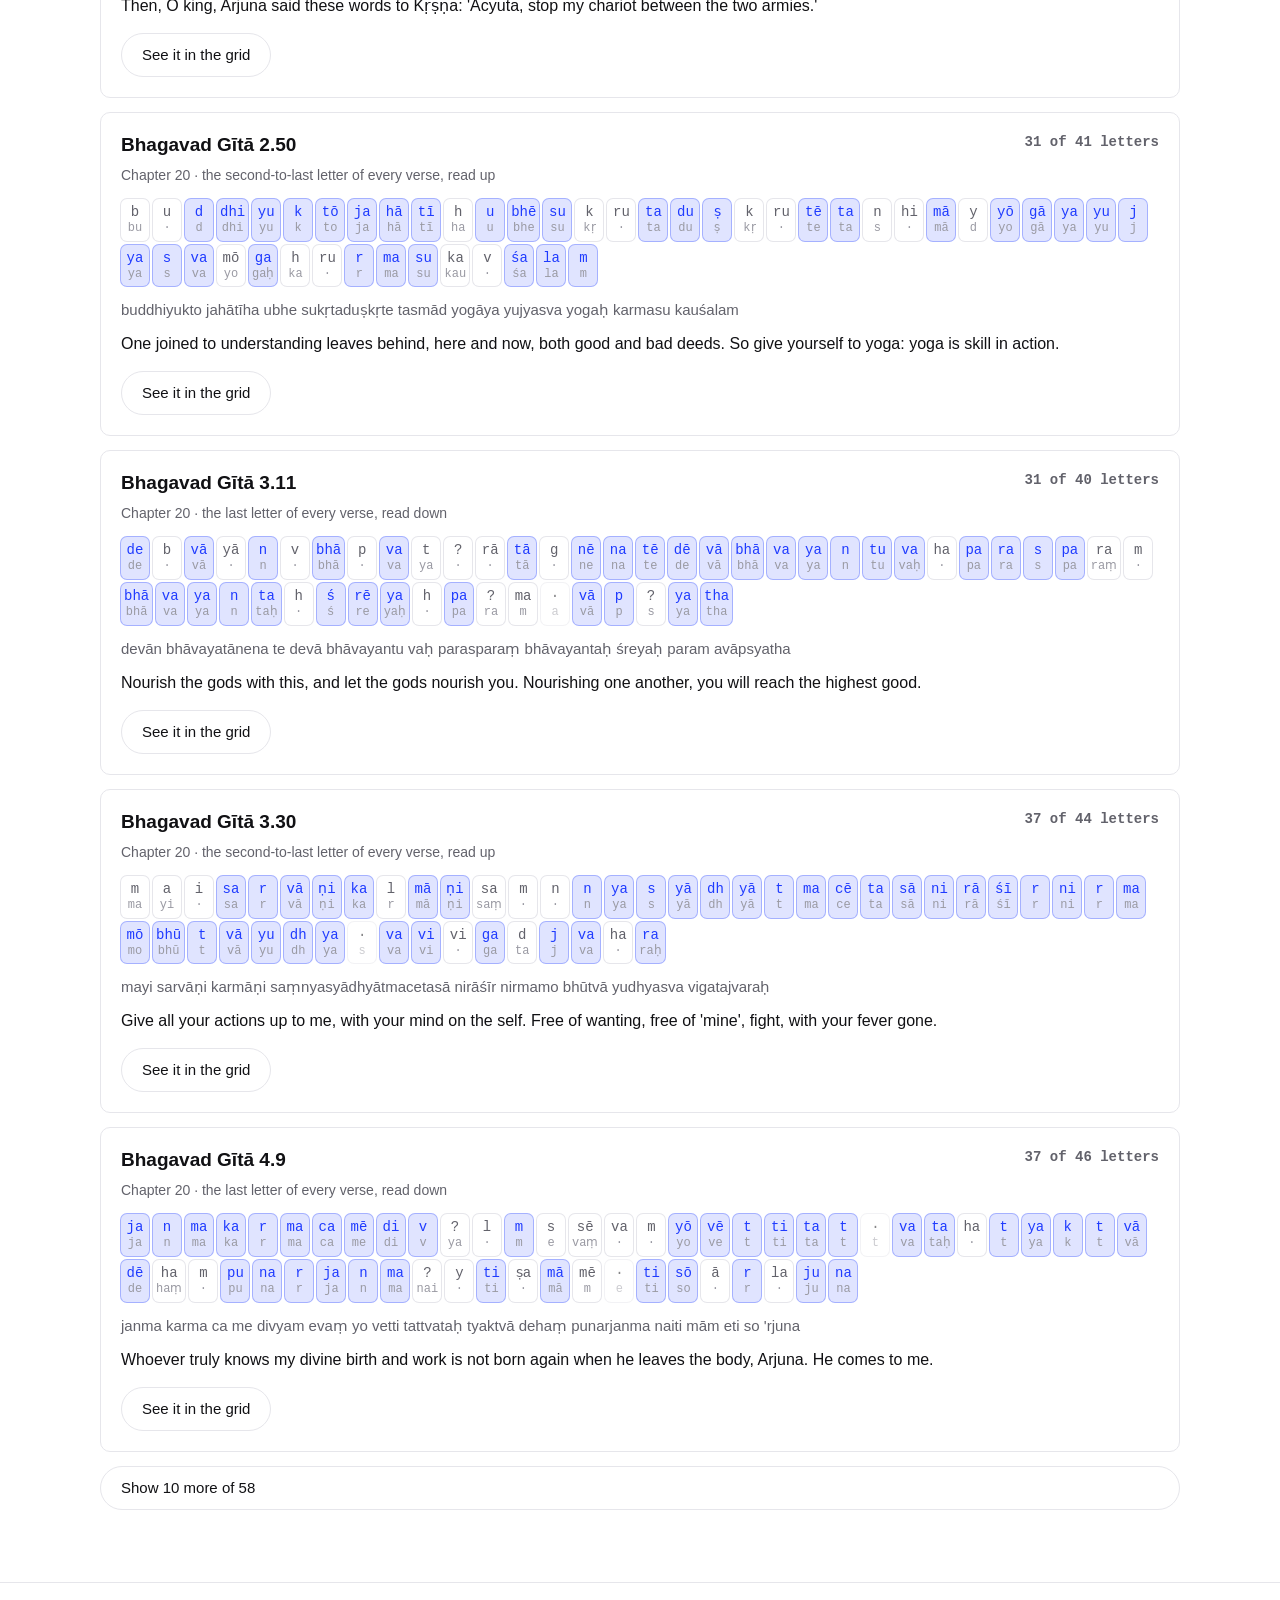
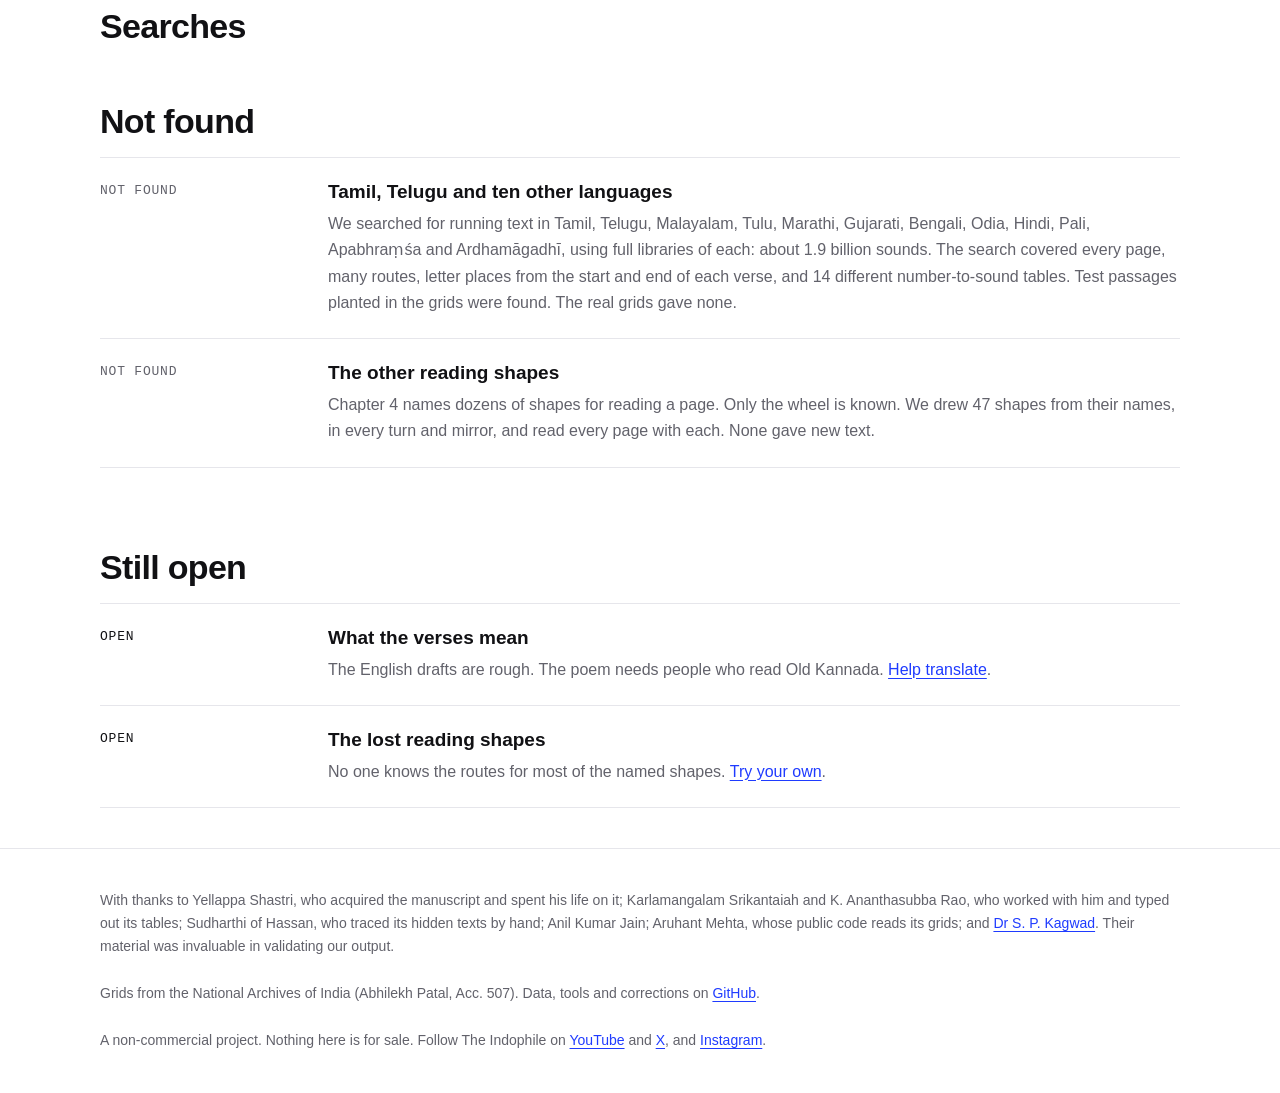
<file: site/texts.html>
<!doctype html>
<html lang="en">
<head>
<meta charset="utf-8"><meta http-equiv="Content-Security-Policy" content="default-src 'self'; script-src 'self' 'unsafe-inline' https://gc.zgo.at; style-src 'self' 'unsafe-inline' https://fonts.googleapis.com; font-src https://fonts.gstatic.com; img-src 'self' data: https://i.ytimg.com https://siribhoovalaya.goatcounter.com; media-src 'self'; frame-src https://www.youtube-nocookie.com; connect-src 'self' https://siribhoovalaya.goatcounter.com; object-src 'none'; base-uri 'self'; form-action 'none'"><meta name="referrer" content="strict-origin-when-cross-origin">
<!-- seo -->
<meta name="description" content="Read one letter from each verse down a chapter of the Siribhoovalaya and it spells verses of the Bhagavad Gītā and Jain texts. 64 hidden verses, each tested against shuffles.">
<link rel="canonical" href="https://siribhoovalaya.com/texts.html">
<meta property="og:type" content="website"><meta property="og:site_name" content="Siribhūvalaya">
<meta property="og:title" content="Hidden texts in the Siribhūvalaya: Bhagavad Gītā and Jain verses"><meta property="og:description" content="Read one letter from each verse down a chapter of the Siribhoovalaya and it spells verses of the Bhagavad Gītā and Jain texts. 64 hidden verses, each tested against shuffles.">
<meta property="og:url" content="https://siribhoovalaya.com/texts.html"><meta property="og:image" content="https://siribhoovalaya.com/poster.jpg">
<meta name="twitter:card" content="summary_large_image"><meta name="twitter:site" content="@the_indophile">
<meta name="twitter:title" content="Hidden texts in the Siribhūvalaya: Bhagavad Gītā and Jain verses"><meta name="twitter:description" content="Read one letter from each verse down a chapter of the Siribhoovalaya and it spells verses of the Bhagavad Gītā and Jain texts. 64 hidden verses, each tested against shuffles."><meta name="twitter:image" content="https://siribhoovalaya.com/poster.jpg">
<!-- /seo -->
<meta name="viewport" content="width=device-width,initial-scale=1,viewport-fit=cover">
<title>Hidden texts in the Siribhūvalaya: Bhagavad Gītā and Jain verses</title>
<link rel="icon" href="favicon.svg" type="image/svg+xml">
<link rel="preconnect" href="https://fonts.googleapis.com"><link rel="preconnect" href="https://fonts.gstatic.com" crossorigin>
<link href="https://fonts.googleapis.com/css2?family=Archivo:wght@400;500;600;700&family=IBM+Plex+Mono:wght@400;500&family=Noto+Sans+Kannada:wght@400;500&display=swap" rel="stylesheet">
<link rel="stylesheet" href="style.css?v=11">
<style>
.top{padding-block:56px 32px}
.demo{display:grid;grid-template-columns:minmax(0,1.1fr) minmax(0,1fr);gap:40px;align-items:start;padding-bottom:64px;border-bottom:1px solid var(--line)}
@media (max-width:960px){.demo{grid-template-columns:1fr}}
.stack{display:grid;grid-template-columns:minmax(0,1fr);gap:3px;font-family:var(--mono);font-size:13px;max-height:520px;overflow:hidden;position:relative;mask-image:linear-gradient(#000 88%,transparent)}
.vrow{display:flex;align-items:center;gap:10px;white-space:nowrap;min-width:0;overflow:hidden}
.vrow .lab{width:62px;flex:none;color:var(--faint);font-size:11px;text-align:right}
.vrow .txt{flex:1;min-width:0;overflow:hidden;text-overflow:clip;color:var(--faint);direction:rtl;text-align:left}
.vrow .txt span{direction:ltr;unicode-bidi:isolate}
.vrow .key{flex:none;min-width:30px;height:22px;padding:0 4px;display:flex;align-items:center;justify-content:center;border-radius:5px;background:var(--bg);box-shadow:0 0 0 1px var(--line);color:var(--muted);transition:background .2s,color .2s,transform .2s}
.vrow.lit .key{background:var(--accent);color:var(--on-accent);box-shadow:none;transform:scale(1.08)}
.vrow.lit .txt{color:var(--muted)}
.read{display:grid;gap:18px;position:sticky;top:90px}
@media (max-width:960px){.read{position:static}}
.cap{font-size:13px;color:var(--muted);margin-bottom:8px}
.line{display:flex;flex-wrap:wrap;gap:4px;min-height:64px}
.t{display:inline-flex;flex-direction:column;align-items:center;min-width:28px;padding:4px 3px;border-radius:6px;font-family:var(--mono);font-size:14px;line-height:1.3;background:var(--bg);box-shadow:0 0 0 1px var(--line)}
.t i{font-style:normal;color:var(--faint);font-size:12px}
.t.ok{background:color-mix(in srgb,var(--accent) 14%,var(--bg));box-shadow:0 0 0 1px color-mix(in srgb,var(--accent) 40%,var(--bg))}
.t.ok b{color:var(--accent)}
.t b{font-weight:500}
.t.miss b{color:var(--muted)}
.t.gap{opacity:.5}
.t.new{animation:drop .3s cubic-bezier(.3,1.5,.5,1)}
@keyframes drop{0%{transform:translateY(-10px);opacity:0}100%{transform:none;opacity:1}}
.srcline{font-size:17px;line-height:1.5}
.score{font-family:var(--mono);font-size:14px;color:var(--muted)}
.stats{display:grid;grid-template-columns:repeat(4,minmax(0,1fr));gap:16px;padding-block:40px}
@media (max-width:820px){.stats{grid-template-columns:repeat(2,minmax(0,1fr))}}
.stat b{display:block;font-size:40px;line-height:1;font-weight:600;letter-spacing:-.02em}
.stat span{font-size:14px;color:var(--muted)}
.filters{display:flex;gap:6px;flex-wrap:wrap;margin:0 0 20px}
.fchip{font:inherit;font-size:14px;min-height:36px;padding:0 14px;border-radius:999px;border:1px solid var(--line);background:var(--bg);color:var(--fg);cursor:pointer}
.fchip[aria-pressed="true"]{background:var(--accent);border-color:var(--accent);color:var(--on-accent)}
.list{display:grid;gap:14px;padding-bottom:72px}
.card2{border:1px solid var(--line);border-radius:10px;padding:20px}
.card2 h3{display:flex;justify-content:space-between;gap:12px;flex-wrap:wrap}
.card2 .meta{font-size:14px;color:var(--muted);margin:0 0 12px}
.card2 .line{min-height:0}
.card2 .src{font-size:15px;color:var(--muted);margin:12px 0 0}
.card2 .mean{font-size:16px;margin:8px 0 0}
.card2 details{margin-top:12px;font-size:14px}
.card2 summary{cursor:pointer;color:var(--accent)}
.vlist{margin-top:10px;display:grid;gap:2px;font-family:var(--mono);font-size:12.5px;max-height:320px;overflow:auto}
.vlist div{display:flex;gap:10px;white-space:nowrap}
.vlist .lab{width:70px;flex:none;color:var(--faint)}
.vlist mark{background:var(--accent);color:var(--on-accent);border-radius:3px;padding:0 2px}
.note{font-size:15px;color:var(--muted);max-width:760px}
.card2 .btn{margin-top:14px}
.viewer{margin-top:18px;display:grid;grid-template-columns:auto minmax(0,1fr);gap:28px;align-items:start}
.viewer[hidden]{display:none}
@media (max-width:900px){.viewer{grid-template-columns:1fr}}
.vg{position:relative;--c:15px}
@media (max-width:520px){.vg{--c:calc((100vw - 110px) / 27)}}
.vg .g{display:grid;grid-template-columns:repeat(27,var(--c));gap:1px}
.vg .g i{width:var(--c);height:var(--c);border-radius:2px;background:var(--tile)}
.vg .g i.gc{margin-right:3px}.vg .g b{grid-column:1/-1;height:2px}
.vg .g i.v{background:color-mix(in srgb,var(--accent) 22%,var(--bg))}
.vg .g i.h{background:var(--accent);outline:2px solid var(--accent);outline-offset:1px}
.vg svg{position:absolute;inset:0;pointer-events:none;overflow:visible}
.vg .pg{font-family:var(--mono);font-size:12px;color:var(--muted);margin-top:8px}
.vside{display:grid;gap:14px;min-width:0}
.vctl{display:flex;gap:8px;align-items:center;flex-wrap:wrap}
.vctl .btn{min-height:38px;padding:0 14px;margin:0}
.vcap{font-size:15px;line-height:1.5}
.vcap .kn{font-family:var(--mono)}
.vverse{font-family:var(--mono);font-size:14px;line-height:1.6;word-break:break-all;color:var(--muted);background:var(--tile);border-radius:8px;padding:10px 12px}
.vverse mark{background:var(--accent);color:var(--on-accent);border-radius:3px;padding:0 2px}
.vline .t.cur{outline:2px solid var(--accent);outline-offset:1px}


.rows{list-style:none;margin:0;padding:0}
.rows li{display:grid;grid-template-columns:200px minmax(0,1fr);gap:28px;padding:22px 0;border-top:1px solid var(--line)}
.rows li:last-child{border-bottom:1px solid var(--line)}
@media (max-width:700px){.rows li{grid-template-columns:1fr;gap:6px}}
.verdict{font-family:var(--mono);font-size:13px;letter-spacing:.06em;text-transform:uppercase}
.verdict.found{color:var(--accent)}
.verdict.none{color:var(--muted)}
.verdict.open{color:var(--fg)}
.rows h3{margin:0 0 6px}
.rows p{margin:0;color:var(--muted);font-size:16px}
.sec{padding-block:40px}
</style>
</head>
<body>
<main>
  <div class="frame top">
    <p class="eyebrow">Hidden texts</p>
    <h1>Hidden texts</h1>
    <p class="lede" style="max-width:780px">Take one letter from each verse of a chapter, such as the last, and read them in order. In many chapters those letters spell a verse from another book: the Bhagavad Gītā, or a Jain hymn.</p>
  </div>

  <div class="frame demo" id="demo">
    <div>
      <div class="cap" id="dcap"></div>
      <div class="stack" id="stack" aria-hidden="true"></div>
    </div>
    <div class="read">
      <div class="btn-row"><button class="btn primary" id="dplay" type="button">▶ Read down the chapter</button><button class="btn" id="dnext" type="button">Another one</button></div>
      <div><div class="cap">The letters, in order, and the book they spell</div><div class="line" id="dline"></div></div>
      <div><div class="cap" id="dsrc"></div><div class="srcline" id="dsrctext"></div></div>
      <div class="score" id="dscore"></div>
    </div>
  </div>

  <div class="frame">
    <div class="stats" id="stats"></div>
    <p class="note">Each passage here was rebuilt from the numbers and passed three tests. At least three in four letters match the book. It beats 1,000 shuffles of the same letters. It also beats 1,000 other verses of the same length.</p>
    <div class="filters" id="filters" role="group" aria-label="Filter"></div>
    <div class="list" id="list"></div>
  </div>
<div id="searches" style="border-top:1px solid var(--line);padding-top:24px"><div class="frame"><h2>Searches</h2></div><div class="frame sec">
    <h2>Not found</h2>
    <ul class="rows">
      <li><span class="verdict none">Not found</span><div><h3>Tamil, Telugu and ten other languages</h3><p>We searched for running text in Tamil, Telugu, Malayalam, Tulu, Marathi, Gujarati, Bengali, Odia, Hindi, Pali, Apabhraṃśa and Ardhamāgadhī, using full libraries of each: about 1.9 billion sounds. The search covered every page, many routes, letter places from the start and end of each verse, and 14 different number-to-sound tables. Test passages planted in the grids were found. The real grids gave none.</p></div></li>
      <li><span class="verdict none">Not found</span><div><h3>The other reading shapes</h3><p>Chapter 4 names dozens of shapes for reading a page. Only the wheel is known. We drew 47 shapes from their names, in every turn and mirror, and read every page with each. None gave new text.</p></div></li>
    </ul>
  </div>

  <div class="frame sec">
    <h2>Still open</h2>
    <ul class="rows">
      <li><span class="verdict open">Open</span><div><h3>What the verses mean</h3><p>The English drafts are rough. The poem needs people who read Old Kannada. <a href="help.html">Help translate</a>.</p></div></li>
      <li><span class="verdict open">Open</span><div><h3>The lost reading shapes</h3><p>No one knows the routes for most of the named shapes. <a href="play.html">Try your own</a>.</p></div></li>
    </ul>
  </div>
</div>
</main>
<script src="layout.js?v=12"></script>
<script>
(function () {
  const $ = id => document.getElementById(id);
  const esc = s => String(s).replace(/[&<>"]/g, c => ({ '&': '&amp;', '<': '&lt;', '>': '&gt;', '"': '&quot;' }[c]));
  const tiles = (pairs, cls = '') => pairs.map(([g, s, ok]) => `<span class="t ${ok ? 'ok' : g ? 'miss' : 'gap'} ${cls}"><b>${esc(g || '·')}</b><i>${esc(s || '·')}</i></span>`).join('');
  const chs = c => c.length > 1 ? 'Chapters ' + c.join(', ').replace(/, (\d+)$/, ' and $1') : 'Chapter ' + c[0];
  let D = [], MEAN = {}, filt = 'all', demoIdx = 0, timer = null;

  function stats() {
    const g = new Set(D.filter(d => d.work === 'Bhagavad Gītā').map(d => d.verse)).size;
    const j = new Set(D.filter(d => d.trad === 'Jain' && !d.weak_score).map(d => d.work + d.verse)).size;
    const ch = new Set(D.flatMap(d => d.chapters)).size;
    $('stats').innerHTML = [[g, 'verses of the Bhagavad Gītā'], [j, 'verses of Jain hymns and scripture'], [5, 'verses headed Śrutāvatāra'], [ch, 'chapters that carry them']]
      .map(([n, t]) => `<div class="stat"><b>${n}</b><span>${t}</span></div>`).join('');
  }

  function card(d) {
    const [m, n] = d.identity;
    return `<article class="card2"><h3><span>${esc(d.work)} ${esc(d.verse)}</span><span class="score">${m} of ${n} letters</span></h3>
      <p class="meta">${chs(d.chapters)} · the ${esc(d.rule)}</p>
      <div class="line">${tiles(d.pairs)}</div>
      <p class="src">${esc(d.source_text)}</p>
      ${MEAN[d.work + '|' + d.verse] ? `<p class="mean">${esc(MEAN[d.work + '|' + d.verse])}</p>` : ''}
      <button class="btn" type="button" data-view="${D.indexOf(d)}">See it in the grid</button><div class="viewer" hidden></div></article>`;
  }

  function list() {
    const show = D.filter(d => filt === 'all' || (filt === 'gita' ? d.work === 'Bhagavad Gītā' : d.trad === 'Jain'));
    // Render ten at a time, with a button for the next ten, so the page never builds all passages at once.
    const L = $('list'); L.innerHTML = ''; let k = 0;
    const more = () => {
      const old = document.getElementById('more'); if (old) old.remove();
      L.insertAdjacentHTML('beforeend', show.slice(k, k + 10).map(card).join('')); k += 10;
      if (k < show.length) L.insertAdjacentHTML('beforeend', `<button class="btn" id="more" type="button">Show ${Math.min(10, show.length - k)} more of ${show.length - k}</button>`);
    };
    more(); window._more = more;
  }

  function filters() {
    const f = [['all', 'All'], ['gita', 'Bhagavad Gītā'], ['jain', 'Jain texts']];
    $('filters').innerHTML = f.map(([k, t]) => `<button class="fchip" type="button" data-f="${k}" aria-pressed="${k === filt}">${t}</button>`).join('');
  }
  $('filters').addEventListener('click', e => { const k = e.target.dataset && e.target.dataset.f; if (!k) return; filt = k; filters(); list(); });

  // Demo: the chapter's verses, each ending in its chosen letter; Play lights them top to bottom and lays the letters out.
  const demos = () => D.filter(d => d.verses && d.pairs.length <= 60).sort((a, b) => b.pairs.filter(p => p[2]).length / b.pairs.length - a.pairs.filter(p => p[2]).length / a.pairs.length).slice(0, 8);
  function showDemo() {
    stop();
    const d = demos()[demoIdx % demos().length];
    $('dcap').textContent = `${chs(d.chapters)}: the ${d.rule}`;
    $('stack').innerHTML = d.verses.map(([t, u, i]) => { const us = u.split(' ');
      return `<div class="vrow"><span class="lab">${esc(t)}</span><span class="txt"><span>${esc(us.slice(0, i).join(''))}</span></span><span class="key">${esc(us[i])}</span></div>`; }).join('');
    $('dline').innerHTML = ''; $('dsrc').textContent = ''; $('dsrctext').textContent = ''; $('dscore').textContent = '';
    $('dplay').textContent = '▶ Read down the chapter';
    $('demo').dataset.i = demoIdx;
  }
  function stop() { clearInterval(timer); timer = null; }
  function play() {
    stop();
    const d = demos()[demoIdx % demos().length], rows = [...$('stack').children];
    rows.forEach(r => r.classList.remove('lit')); $('dline').innerHTML = ''; $('dsrc').textContent = ''; $('dsrctext').textContent = ''; $('dscore').textContent = '';
    // Pair each verse's letter with its place in the book; letters the alignment skipped are shown as gaps.
    const seq = []; let v = 0;
    d.pairs.forEach(p => { if (p[0]) { while (v < d.verses.length && d.verses[v][1].split(' ')[d.verses[v][2]] !== p[0]) v++; seq.push([v, p]); v++; } else seq.push([null, p]); });
    let k = 0;
    const st = $('stack');
    timer = setInterval(() => {
      if (k >= seq.length) { stop();
        const [m, n] = d.identity;
        $('dsrc').textContent = `${d.work} ${d.verse} (${d.lang})`; $('dsrctext').textContent = d.source_text;
        $('dscore').textContent = `${m} of ${n} letters match. The best of 1,000 shuffles matched ${d.shuffle_max}.`;
        $('dplay').textContent = '↺ Again'; return; }
      const [r, p] = seq[k++];
      if (r !== null && rows[r]) { rows[r].classList.add('lit'); const top = rows[r].offsetTop - st.clientHeight / 2; st.scrollTo({ top, behavior: 'smooth' }); }
      $('dline').insertAdjacentHTML('beforeend', tiles([p], 'new'));
    }, matchMedia('(prefers-reduced-motion: reduce)').matches ? 20 : 140);
  }
  $('dplay').addEventListener('click', play);
  $('dnext').addEventListener('click', () => { demoIdx++; showDemo(); });


  // Grid viewer: each hidden letter is one or two cells of a page. The verse that carries it is a run of cells
  // along the reading walk; the letter is that verse's last (or first, or second-to-last…) letter.
  const FILES = [[1, 8], [9, 20], [21, 33], [34, 46], [47, 59]], gridCache = {};
  async function chapterPages(ch) {
    const f = FILES.find(([a, b]) => ch >= a && ch <= b), name = `data/grids_${f[0]}_${f[1]}.json`;
    if (!gridCache[name]) gridCache[name] = fetch(name).then(r => r.json());
    const rows = (await gridCache[name]).filter(r => r.chapter === ch), pages = new Map();
    rows.forEach(r => { if (!pages.has(r.sheet)) pages.set(r.sheet, []); pages.get(r.sheet).push(r); });
    const rank = new Map(), sheets = [];
    [...pages.entries()].sort((a, b) => a[0] - b[0]).forEach(([sh, rs], k) => {
      rs.sort((a, b) => a.row - b.row);
      const order = rs.flatMap(r => r.order.split(' ').map(Number));
      order.forEach((o, i) => rank.set(o, [k, i])); sheets.push(sh);
    });
    return {rank, sheets};
  }
  async function openViewer(card, d) {
    const box = card.querySelector('.viewer');
    if (!box.hidden) { box.hidden = true; return; }
    document.querySelectorAll('.viewer').forEach(v => { v.hidden = true; v.innerHTML = ''; });
    box.hidden = false; box.innerHTML = '<p class="muted small">Loading the pages…</p>';
    const chs = [...new Set(d.verses.map(v => v[3]))], maps = {};
    for (const c of chs) maps[c] = await chapterPages(c);
    // steps = the letters of the hidden line that come from the grid, in order
    const steps = d.pairs.map((p, k) => [p, k]).filter(([p]) => p[3] >= 0 && d.verses[p[3]]);
    let i = 0, timer = null;
    box.innerHTML = `<div class="vg"><div class="g"></div><svg></svg><div class="pg"></div></div>
      <div class="vside"><div class="vctl"><button class="btn" data-a="prev" type="button">◀</button><button class="btn primary" data-a="play" type="button">▶ Play</button><button class="btn" data-a="next" type="button">▶</button><span class="small muted" data-a="pos"></span></div>
      <div class="vcap"></div><div class="vverse"></div><div class="line vline">${tiles(d.pairs)}</div></div>`;
    const g = box.querySelector('.g'), cells = [];
    for (let r = 0; r < 27; r++) { for (let c = 0; c < 27; c++) { const e = document.createElement('i'); if (c % 9 === 8 && c < 26) e.className = 'gc'; g.appendChild(e); cells.push(e); } if (r % 9 === 8 && r < 26) g.appendChild(document.createElement('b')); }
    const tilesEls = box.querySelectorAll('.vline .t');
    function show() {
      const [p, pk] = steps[i], v = d.verses[p[3]], [title, units, ui, ch, vs, ve, rk] = v, m = maps[ch];
      const [page, cell0] = m.rank.get(rk[0]);
      cells.forEach(e => e.classList.remove('v', 'h'));
      const pts = [];
      for (let q = vs; q <= ve; q++) { const at = m.rank.get(q); if (at && at[0] === page) { cells[at[1]].classList.add('v'); pts.push(at[1]); } }
      rk.forEach(q => { const at = m.rank.get(q); if (at && at[0] === page) cells[at[1]].classList.add('h'); });
      const svg = box.querySelector('svg'), gr = g.getBoundingClientRect();
      const xy = c => { const r = cells[c].getBoundingClientRect(); return `${r.left - gr.left + r.width / 2},${r.top - gr.top + r.height / 2}`; };
      svg.setAttribute('width', gr.width); svg.setAttribute('height', gr.height);
      // join only touching cells, so the line follows the walk without jumps across the page
      svg.innerHTML = pts.slice(1).map((c, k) => { const a = pts[k], dr = Math.abs(Math.floor(a / 27) - Math.floor(c / 27)), dc = Math.abs(a % 27 - c % 27);
        if (dr > 1 || dc > 1) return ''; const [x1, y1] = xy(a).split(','), [x2, y2] = xy(c).split(',');
        return `<line x1="${x1}" y1="${y1}" x2="${x2}" y2="${y2}" stroke="var(--accent)" stroke-width="1.4" stroke-opacity=".5" stroke-linecap="round"/>`; }).join('');
      box.querySelector('.pg').textContent = `Chapter ${ch} · page ${page + 1} of ${m.sheets.length}`;
      const us = units.split(' ');
      box.querySelector('.vverse').innerHTML = us.map((x, k) => k === ui ? `<mark>${esc(x)}</mark>` : esc(x)).join('');
      const r0 = Math.floor(cell0 / 27) + 1, c0 = cell0 % 27 + 1;
      box.querySelector('.vcap').innerHTML = `<b>${esc(title)}</b>, chapter ${ch}. Its letter <span class="kn">“${esc(us[ui])}”</span> is in row ${r0}, column ${c0} of the page. ${p[2] ? `It matches <span class="kn">“${esc(p[1])}”</span> in ${d.work.startsWith('Five') ? 'the printed text' : esc(d.work)}.` : `${esc(d.work)} has <span class="kn">“${esc(p[1] || '—')}”</span> here.`}`;
      tilesEls.forEach((t, k) => t.classList.toggle('cur', k === pk));
      box.querySelector('[data-a="pos"]').textContent = `${i + 1} of ${steps.length}`;
    }
    const stop = () => { clearInterval(timer); timer = null; box.querySelector('[data-a="play"]').textContent = '▶ Play'; };
    box.querySelector('.vctl').addEventListener('click', e => {
      const a = e.target.dataset && e.target.dataset.a; if (!a || a === 'pos') return;
      if (a === 'prev') { stop(); i = Math.max(0, i - 1); show(); }
      if (a === 'next') { stop(); i = Math.min(steps.length - 1, i + 1); show(); }
      if (a === 'play') { if (timer) return stop(); e.target.textContent = '❚❚ Pause'; timer = setInterval(() => { if (i >= steps.length - 1) return stop(); i++; show(); }, 900); }
    });
    show();
  }
  $('list').addEventListener('click', e => { if (e.target.id === 'more') { window._more(); return; } const k = e.target.dataset && e.target.dataset.view; if (k === undefined) return; openViewer(e.target.closest('.card2'), D[Number(k)]); });

  Promise.all([fetch('data/hidden_texts.json').then(r => r.json()), fetch('data/hidden_meanings.json').then(r => r.ok ? r.json() : {}).catch(() => ({}))]).then(([d, m]) => { D = d; MEAN = m; stats(); filters(); list(); showDemo(); });
})();
</script>
</body>
</html>
</file>
<file: site/style.css>
/* Siribhūvalaya — one quiet archival system: white page, ink text, one blue; a 12-column frame of 1120px */
:root{
  --bg:#ffffff; --fg:#111114; --muted:#62626b; --faint:#9a9aa3; --line:#e6e6eb; --tile:#f4f4f7;
  --accent:#1f3bff; --accent-soft:#eaedff; --on-accent:#ffffff;
  --sans:"Archivo","Helvetica Neue",Arial,sans-serif; --mono:"IBM Plex Mono",ui-monospace,Menlo,monospace; --kn:"Noto Sans Kannada","Archivo",sans-serif;
  --w:1120px; --gut:max(20px,env(safe-area-inset-left,0px));
}
@media (prefers-color-scheme:dark){:root:not([data-theme="light"]){--bg:#0f0f12;--fg:#ececf0;--muted:#a2a2ac;--faint:#6f6f78;--line:#25252c;--tile:#18181d;--accent:#8396ff;--accent-soft:#1c2148;--on-accent:#0f0f12;color-scheme:dark}}
:root[data-theme="dark"]{--bg:#0f0f12;--fg:#ececf0;--muted:#a2a2ac;--faint:#6f6f78;--line:#25252c;--tile:#18181d;--accent:#8396ff;--accent-soft:#1c2148;--on-accent:#0f0f12;color-scheme:dark}

*{box-sizing:border-box}
html{scroll-behavior:smooth}
body{margin:0;background:var(--bg);color:var(--fg);font-family:var(--sans);font-size:17px;line-height:1.65;-webkit-font-smoothing:antialiased}
a{color:var(--accent);text-underline-offset:3px}
img,video{max-width:100%;display:block}
.frame{max-width:var(--w);margin:0 auto;padding-left:var(--gut);padding-right:max(20px,env(safe-area-inset-right,0px))}

/* header */
.site-head{position:sticky;top:env(safe-area-inset-top,0px);z-index:10;background:var(--bg);border-bottom:1px solid var(--line)}
.site-head .frame{display:flex;align-items:center;justify-content:space-between;gap:24px;height:64px}
.logo{display:flex;align-items:center;gap:10px;color:var(--fg);text-decoration:none;font-weight:700;font-size:17px;letter-spacing:-.01em}
.logo img{width:22px;height:22px}
.site-nav{display:flex;gap:28px;font-size:15px}
.site-nav a{white-space:nowrap;color:var(--muted);text-decoration:none;padding:6px 0;border-bottom:2px solid transparent}
.site-nav a:hover{color:var(--fg)}
.site-nav a[aria-current="page"]{color:var(--fg);border-bottom-color:var(--accent)}
.site-nav{align-items:center}
.site-nav a.nav-cta{color:var(--on-accent);background:var(--accent);border:0;border-radius:999px;padding:8px 16px;font-weight:500}
.site-nav a.nav-cta:hover{color:var(--on-accent);opacity:.9}
@media (max-width:900px){.site-head .frame{height:auto;flex-wrap:wrap;padding-block:12px}.site-nav{gap:18px;font-size:14px;flex-wrap:wrap}}

/* type */
.eyebrow{font-family:var(--mono);font-size:12px;letter-spacing:.1em;text-transform:uppercase;color:var(--accent);margin:0 0 14px}
h1{font-size:clamp(40px,6vw,72px);line-height:1;letter-spacing:-.035em;font-weight:700;margin:0 0 24px}
h2{font-size:clamp(26px,3vw,34px);line-height:1.15;letter-spacing:-.02em;font-weight:600;margin:0 0 16px;text-wrap:balance}
h3{font-size:19px;line-height:1.3;font-weight:600;margin:0 0 6px}
p{margin:0 0 14px}
.lede{font-size:clamp(19px,2vw,22px);line-height:1.55;color:var(--fg)}
.muted{color:var(--muted)}
.small{font-size:14px}
.mono{font-family:var(--mono)}
.kn{font-family:var(--kn)}

/* blocks */
.block{padding-block:72px;border-bottom:1px solid var(--line)}
.block:last-of-type{border-bottom:0}
.page-head{padding-block:64px 40px}
.split{display:grid;grid-template-columns:minmax(0,5fr) minmax(0,7fr);gap:56px;align-items:start}
@media (max-width:900px){.split{grid-template-columns:1fr;gap:28px}}
.cards{display:grid;grid-template-columns:repeat(3,minmax(0,1fr));gap:16px}
@media (max-width:820px){.cards{grid-template-columns:1fr}}
.card{display:flex;flex-direction:column;gap:6px;padding:24px;border:1px solid var(--line);border-radius:8px;color:var(--fg);text-decoration:none;transition:border-color .2s}
a.card:hover{border-color:var(--accent)}
.card .go{margin-top:auto;padding-top:12px;color:var(--accent);font-size:15px}

/* buttons */
.btn{font:inherit;font-size:15px;font-weight:500;display:inline-flex;align-items:center;gap:8px;min-height:44px;padding:0 20px;border-radius:999px;border:1px solid var(--line);background:var(--bg);color:var(--fg);text-decoration:none;cursor:pointer}
.btn:hover{border-color:var(--fg)}
.btn.primary{background:var(--accent);border-color:var(--accent);color:var(--on-accent)}
.btn-row{display:flex;gap:10px;flex-wrap:wrap}
:focus-visible{outline:2px solid var(--accent);outline-offset:3px}

/* film */
.player{margin:0}
.facade{position:relative;display:block;width:100%;aspect-ratio:16/9;padding:0;border:1px solid var(--line);border-radius:6px;overflow:hidden;background:var(--bg);cursor:pointer}
.facade img{width:100%;height:100%;object-fit:cover}
.facade .play{position:absolute;left:24px;bottom:24px;display:inline-flex;align-items:center;gap:10px;background:var(--accent);color:var(--on-accent);font-family:var(--sans);font-size:15px;font-weight:600;padding:12px 20px 12px 16px;border-radius:999px}
.player video,.player iframe{width:100%;aspect-ratio:16/9;border:1px solid var(--line);border-radius:6px;background:var(--bg);display:block}
.player figcaption{display:flex;justify-content:space-between;gap:12px;padding-top:12px;font-size:14px;color:var(--muted)}

/* timeline */
.tl{list-style:none;margin:0;padding:0}
.tl li{display:grid;grid-template-columns:140px minmax(0,1fr);gap:24px;padding:18px 0;border-top:1px solid var(--line)}
.tl li:last-child{border-bottom:1px solid var(--line)}
.tl .yr{font-family:var(--mono);font-size:15px;color:var(--accent)}
@media (max-width:560px){.tl li{grid-template-columns:1fr;gap:2px}}

/* chips */
.chips{display:flex;gap:6px;flex-wrap:wrap}
.chip{font-size:12px;line-height:1;padding:6px 10px;border-radius:999px;background:var(--tile);color:var(--muted);white-space:nowrap}
.chip.blue{background:var(--accent-soft);color:var(--accent)}

/* footer */
.site-foot{border-top:1px solid var(--line);padding-block:40px;font-size:14px;color:var(--muted)}
.site-foot .frame{display:flex;justify-content:space-between;gap:24px;flex-wrap:wrap}

.soon{display:inline-flex;align-items:center;min-height:36px;padding:0 14px;border:1px dashed var(--line);border-radius:999px;font-size:14px;color:var(--muted)}
@media (prefers-reduced-motion:reduce){*{transition:none!important;scroll-behavior:auto!important}}
/* Phones: one compact header row; the nav scrolls sideways instead of wrapping, and the header is not sticky. */
@media (max-width:700px){
  .site-head{position:static}
  .site-head .frame{flex-wrap:nowrap;flex-direction:column;align-items:stretch;gap:6px;padding-block:10px}
  .site-nav{flex-wrap:nowrap;overflow-x:auto;gap:16px;font-size:14px;padding-bottom:4px;scrollbar-width:none;-webkit-overflow-scrolling:touch}
  .site-nav::-webkit-scrollbar{display:none}
  .site-nav a.nav-cta{padding:6px 12px}
}
.social{display:flex;align-items:center;gap:14px;position:relative}
.social a,.social .share-btn{display:inline-flex;align-items:center;gap:6px;color:var(--muted);text-decoration:none;background:none;border:0;padding:4px;cursor:pointer;font:inherit;font-size:14px}
.social a:hover,.social .share-btn:hover{color:var(--fg)}
.social svg{width:18px;height:18px}
.social .share-btn{border:1px solid var(--line);border-radius:999px;padding:5px 12px}
.share-menu{position:absolute;right:0;top:calc(100% + 8px);background:var(--bg);border:1px solid var(--line);border-radius:12px;padding:6px;display:flex;flex-direction:column;min-width:150px;z-index:20;box-shadow:0 8px 24px rgba(0,0,0,.12)}
.share-menu[hidden]{display:none}
.share-menu a,.share-menu button{padding:8px 10px;border-radius:8px;color:var(--fg)!important;font-size:14px;text-align:left}
.share-menu a:hover,.share-menu button:hover{background:var(--tile)}
.site-foot .social{flex-basis:100%}
@media (max-width:700px){.site-head .social{justify-content:flex-start;gap:16px}}
@media (max-width:1100px){.site-head .social .share-btn span{display:none}.site-head .social .share-btn{padding:5px 8px}.site-nav{gap:18px}.social{gap:10px}}
.share-menu button{border:0;background:none;cursor:pointer;font:inherit}
@media (max-width:700px){.site-head .share-menu{right:auto;left:110px}}
.side-rail{position:fixed;left:0;top:50%;transform:translateY(-50%);z-index:30;display:flex;align-items:center;transition:transform .35s ease}
.side-rail .social{flex-direction:column;gap:6px;background:var(--bg);border:1px solid var(--line);border-left:0;border-radius:0 14px 14px 0;padding:10px 8px;box-shadow:0 6px 20px rgba(0,0,0,.08)}
.side-rail .social a,.side-rail .share-btn{padding:8px;border:0;border-radius:10px}
.side-rail .social a:hover,.side-rail .share-btn:hover{background:var(--tile)}
.side-rail .share-btn span{display:none}
.side-rail .social svg{width:20px;height:20px}
.side-rail .share-menu{left:calc(100% + 8px);right:auto;top:auto;bottom:0}
.rail-tab{width:22px;height:44px;margin-left:-1px;background:var(--bg);border:1px solid var(--line);border-left:0;border-radius:0 10px 10px 0;color:var(--muted);cursor:pointer;display:flex;align-items:center;justify-content:center;padding:0}
.rail-tab svg{width:14px;height:14px;transition:transform .35s ease}
.side-rail.hidden{transform:translate(calc(-100% + 22px),-50%)}
.side-rail.hidden .rail-tab svg{transform:rotate(180deg)}
@media (max-width:700px){.side-rail .social a,.side-rail .share-btn{padding:6px}.side-rail .social svg{width:18px;height:18px}}
@media (prefers-reduced-motion:reduce){.side-rail,.rail-tab svg{transition:none}}
/* the follow rail sits on the right */
.side-rail{left:auto;right:0;flex-direction:row-reverse}
.side-rail .social{border-left:1px solid var(--line);border-right:0;border-radius:14px 0 0 14px}
.side-rail .share-menu{left:auto;right:calc(100% + 8px)}
.rail-tab{margin-left:0;margin-right:-1px;border-left:1px solid var(--line);border-right:0;border-radius:10px 0 0 10px}
.rail-tab svg{transform:rotate(180deg)}
.side-rail.hidden{transform:translate(calc(100% - 22px),-50%)}
.side-rail.hidden .rail-tab svg{transform:none}
</file>
